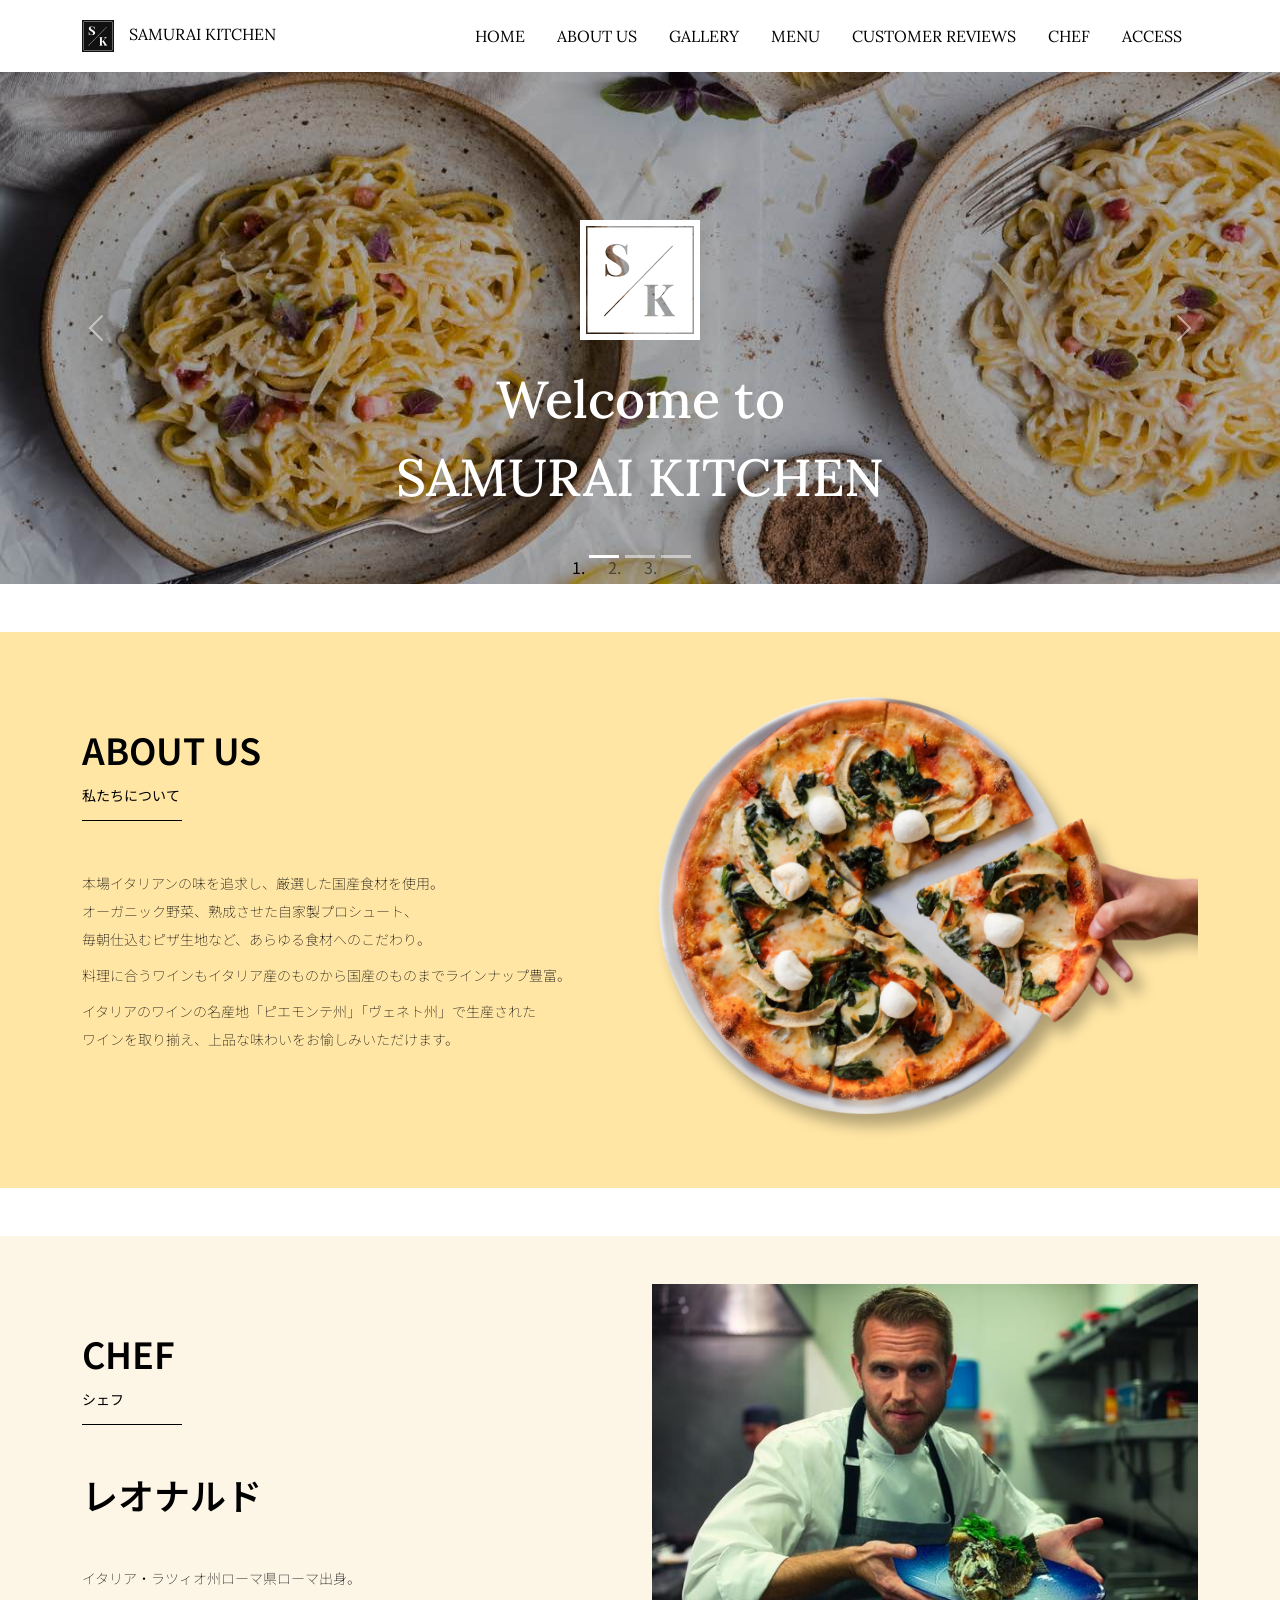
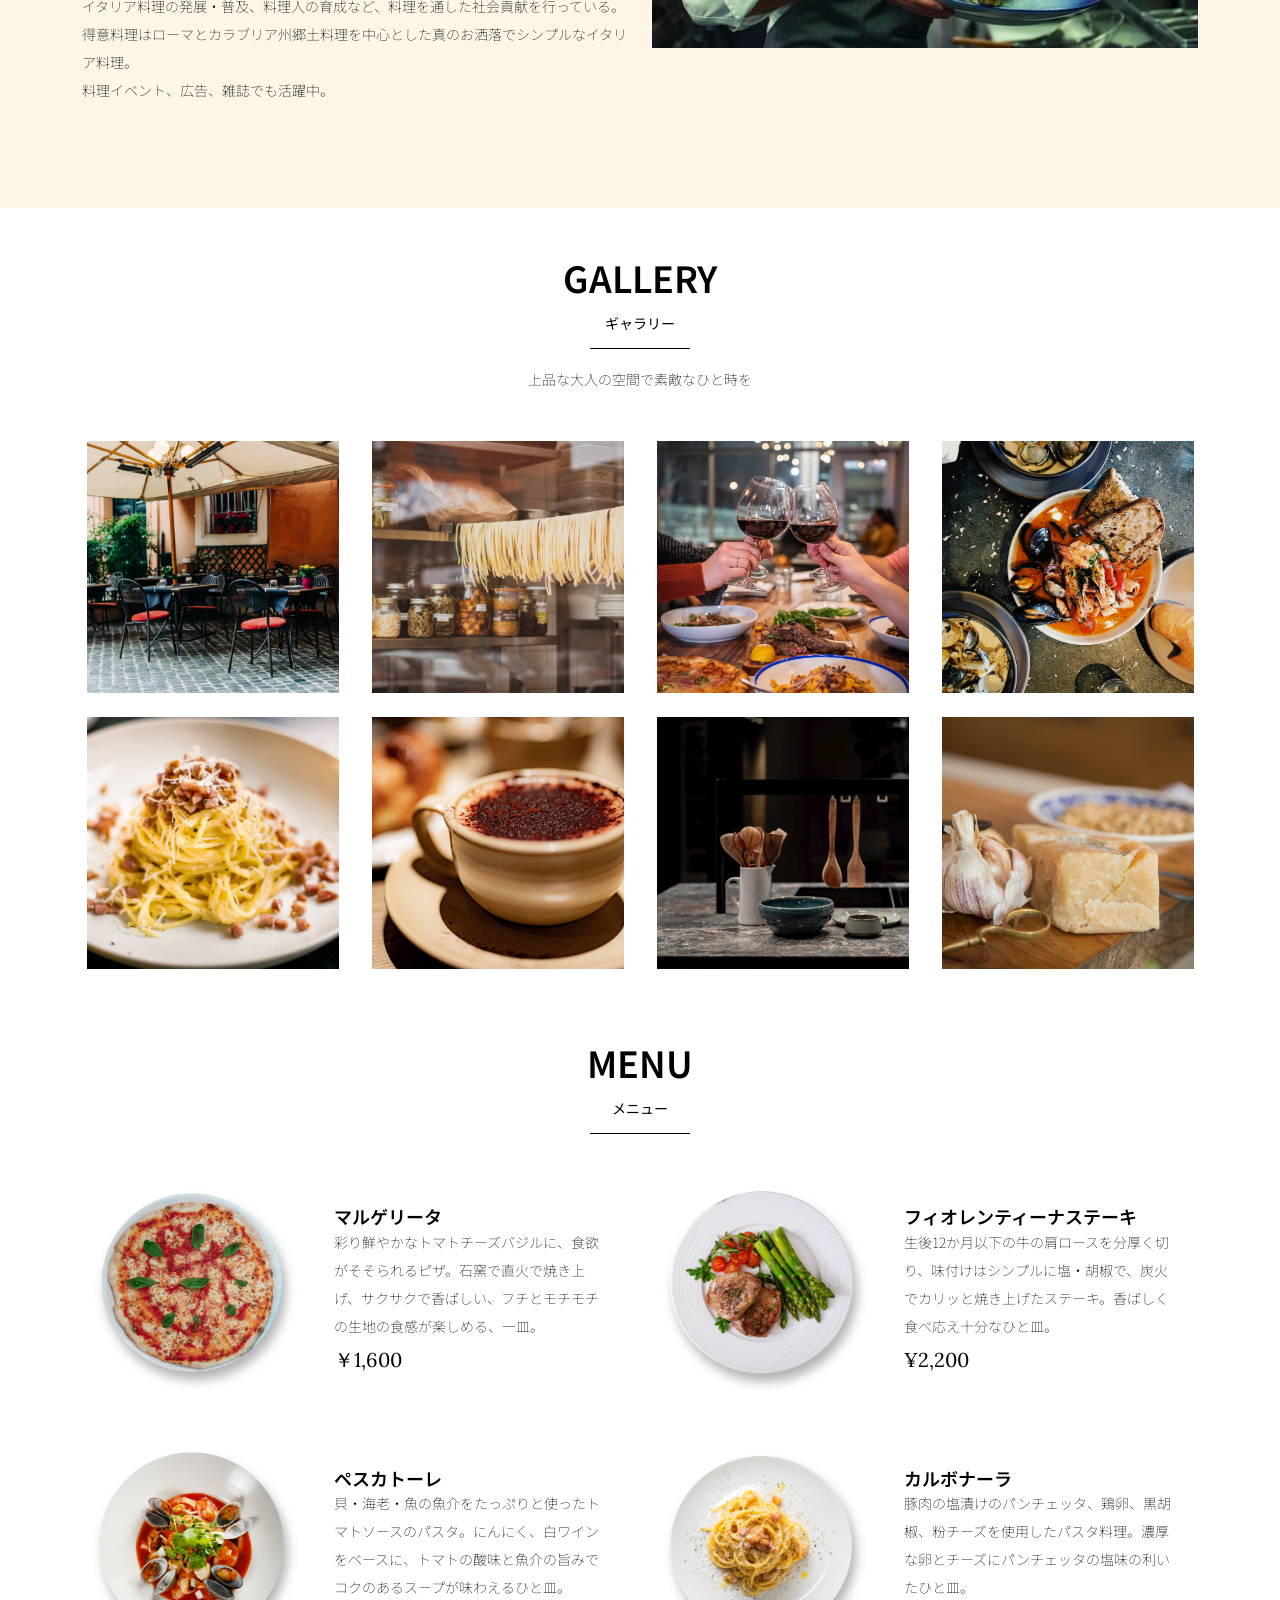
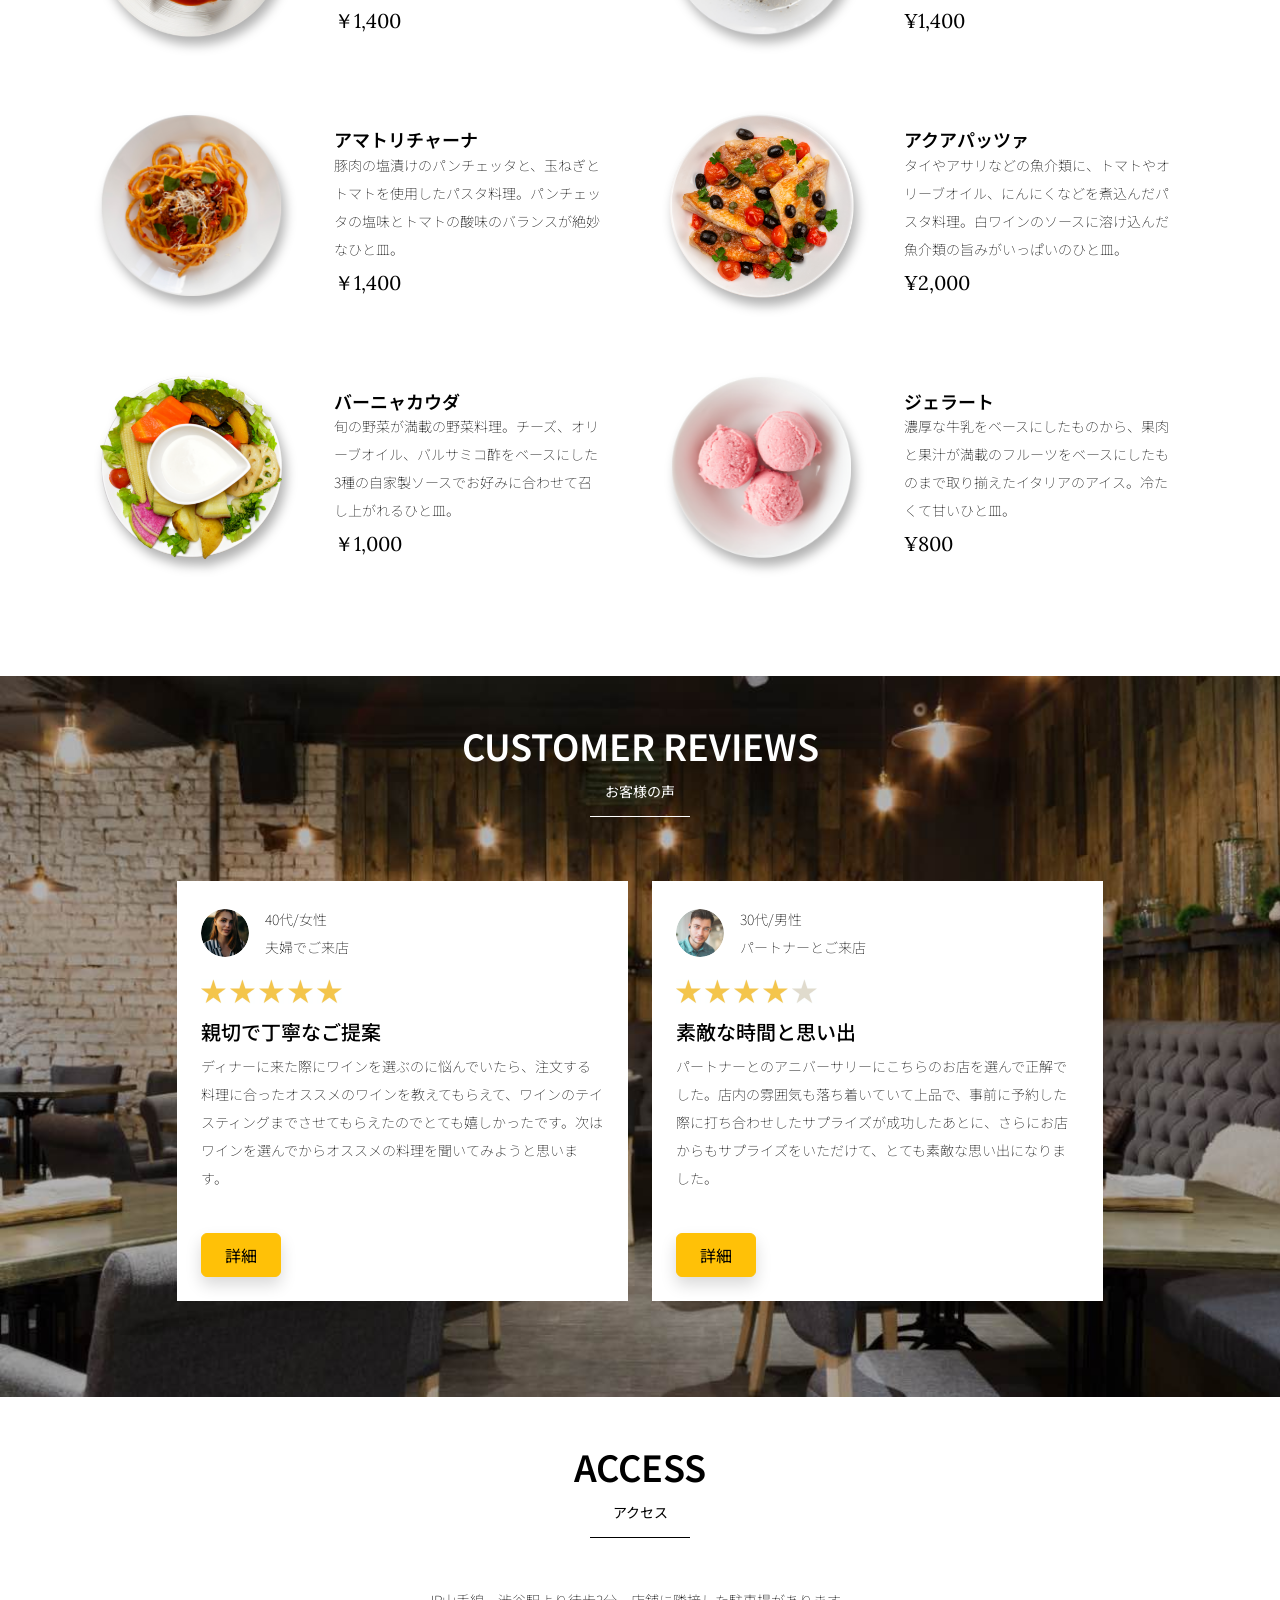
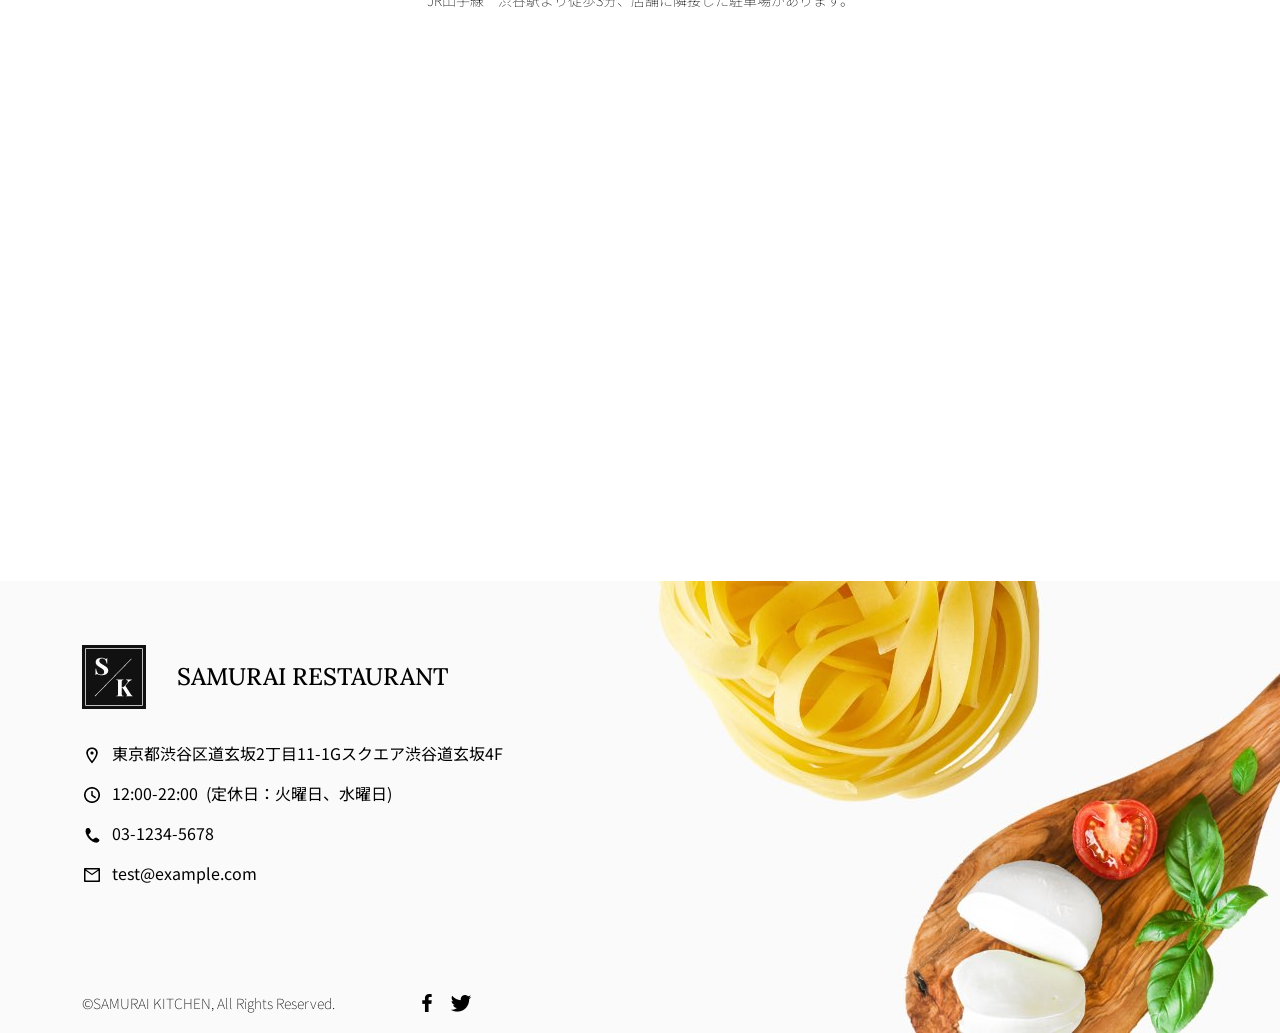
<file: kadai_015/index.html>
<!doctype html>
<html lang="ja">

<head>
  <meta charset="utf-8">

  <!-- マルチデバイス対応 -->
  <meta name="viewport" content="width=device-width, initial-scale=1">

  <meta name="description" content="">
  <meta name="author" content="SAMURAI ENGINEER">
  <title>SAMURAI XD_HTML教材</title>

  <!-- 先にBootstrapのCSSを読み込む -->
  <!-- BootstrapのCSSの読み込み -->
  <link href="https://cdn.jsdelivr.net/npm/bootstrap@5.0.0-beta1/dist/css/bootstrap.min.css" rel="stylesheet"
    integrity="sha384-giJF6kkoqNQ00vy+HMDP7azOuL0xtbfIcaT9wjKHr8RbDVddVHyTfAAsrekwKmP1" crossorigin="anonymous">

  <!-- BootstrapのJavaScriptライブラリの読み込み -->
  <script src="https://cdn.jsdelivr.net/npm/bootstrap@5.0.0-beta1/dist/js/bootstrap.bundle.min.js"
    integrity="sha384-ygbV9kiqUc6oa4msXn9868pTtWMgiQaeYH7/t7LECLbyPA2x65Kgf80OJFdroafW" crossorigin="anonymous" defer>
  </script>

  <!-- ************************************************ Google Font読み込み -->
  <link rel="preconnect" href="https://fonts.gstatic.com">
  <link href="https://fonts.googleapis.com/css2?family=Lora&display=swap" rel="stylesheet">
  <link href="https://fonts.googleapis.com/css2?family=Noto+Sans+JP:wght@300&display=swap" rel="stylesheet">
  <!-- ************************************************ Font Awesome -->
  <link rel="stylesheet" href="https://use.fontawesome.com/releases/v5.1.0/css/all.css"
    integrity="sha384-lKuwvrZot6UHsBSfcMvOkWwlCMgc0TaWr+30HWe3a4ltaBwTZhyTEggF5tJv8tbt" crossorigin="anonymous">

    <!-- Bootstrapの読み込みのlinkタグよりも後ろに、style.cssを読み込むlinkタグを記述する -->
    <!-- 今回作成する styles.cssの読み込み -->
  <link href="stylesheet/style.css" rel="stylesheet">
  <!-- ************************************************  -->
</head>

<body>
  <main>
   <!-- ナビゲーションバー開始 -->

   <!-- navbarでナビゲーションバー作成。navbar-expand-lgで画面幅が広いときハンバーガーボタンを非表示。 -->
  <nav class="navbar navbar-expand-lg">

      <!-- navbarのコンテナ -->    
     <div class="container">      
       <!-- navbar-brandはロゴ部分。独自クラスのmy_navbar_brandで細かな調整。 -->
       <!-- navbar-expand-lgはナビゲーションバーをレスポンシブで表示するクラス --> 
       <a class="navbar-brand my_navbar_brand">
         <!-- ロゴのアイコンを配置。navbar_brand_logoは独自クラス。 -->
         <img class="img-fluid navbar_brand_logo" src="img/site_logo.png" alt="サイトアイコン"><span>SAMURAI KITCHEN</span>
       </a>
         
        <!-- navbar-togglerはハンバーガーボタンを表示・非表示にするクラス。 -->
        <!-- data-bs-toggleは要素の表示/非表示を切り替えることができる属性 -->
        <!-- data-bs-targetはdata-bs-toggleとセットで利用する属性,指定したidの要素に対して表示/非表示の切り替える --> 
       <div class="navbar-toggler hamburger_menu" data-bs-toggle="collapse" data-bs-target="#navbarNav"
            aria-controls="navbarNav" aria-expanded="false" aria-label="Toggle navigation">
         <input type="checkbox" id="hamburger_btn_check">
         <label for="hamburger_btn_check" class="hamburger_btn">
           <img class="btn_open" src="img/button_open.png" alt="ナビゲーションバーのボタン">
           <img class="btn_close" src="img/button_close.png" alt="ナビゲーションバーのボタン">
         </label>
       </div>

       <!-- justify-content-end このクラスを適用すると、その要素内のテキストや画像を右寄せに並べて表示　-->
       <div class="collapse navbar-collapse justify-content-end" id="navbarNav">
         <!-- navbar-nav　Bootstrapでナビゲーションを作るときに利用するクラス -->
         <ul class="navbar-nav">
           <li class="nav-item px-2">
             <a class="nav-link my_nav_link my-2" aria-current="page" href="#">HOME</a>
           </li>

           <li class="nav-item px-2">
             <a class="nav-link my_nav_link my-2" href="#about">ABOUT US</a>
           </li>

           <li class="nav-item px-2">
             <a class="nav-link my_nav_link my-2" href="#gallery">GALLERY</a>
           </li>

           <li class="nav-item px-2">
             <a class="nav-link my_nav_link my-2" href="#menu">MENU</a>
           </li>

           <li class="nav-item px-2">
             <a class="nav-link my_nav_link my-2" href="#review">CUSTOMER REVIEWS</a>
           </li>

           <li class="nav-item px-2">
             <a class="nav-link my_nav_link my-2" href="#chef">CHEF</a>
           </li>

           <li class="nav-item px-2">
             <a class="nav-link my_nav_link my-2" href="#access">ACCESS</a>
           </li>
             
         </ul>
       </div>
     </div>
   </nav>

    <!-- ナビゲーションバー終了 -->

    <!-- カルーセル開始 -->

    <!-- カルーセル部分 -->
   <!-- idのmyCarouselはインジケーター部分のdata-bs-targetと紐付く必要がある。mb-5で下方向に余白追加。 -->
   <div id="myCarousel" class="carousel slide mb-5" data-bs-ride="carousel">

     <!-- インジケーター部分 -->
     <ol class="carousel-indicators">
       <!-- この箇所と前述のidは紐付いている。data-bs-slide-toの番号がカルーセルの順番。 -->
       <li data-bs-target="#myCarousel" data-bs-slide-to="0" class="active"></li>
       <li data-bs-target="#myCarousel" data-bs-slide-to="1"></li>
       <li data-bs-target="#myCarousel" data-bs-slide-to="2"></li>
     </ol>

     <!-- carousel-inner：カルーセルのキャプションと背景画像の部分。現在は1枚目だけ表示。 -->
     <div class="carousel-inner">
       <!-- カルーセル1枚目 -->
       <div class="carousel-item active">
         <img src="img/slider-1.jpg" alt="SAMURAI KITCHEN-1">
     
           <div class="carousel-caption">

            <!-- 独自クラスで位置とフォントを変更 -->
            <h1 class="my_carousel_caption">
             Welcome to<br>
             SAMURAI KITCHEN
           </h1>
         </div>
       </div>

       <!-- カルーセル2枚目 -->
       <div class="carousel-item">
         <img src="img/slider-2.jpg" alt="サンプル画像">
         <div class="carousel-caption">
           <h1 class="my_carousel_caption">
               The fabulous combination of&nbsp;wine&nbsp;and&nbsp;food
           </h1>
         </div>
       </div>
         <!-- カルーセル３枚目 -->
       <div class="carousel-item">
         <img src="img/slider-3.jpg" alt="サンプル画像">
         <div class="carousel-caption">
           <h1 class="my_carousel_caption">Get the Italian taste<br>
             at the SAMURAI&nbsp;KITCHEN
           </h1>
         </div>
       </div>
     </div>

     <!-- コントロールボタン 左側 -->
     <a class="carousel-control-prev" href="#myCarousel" role="button" data-bs-slide="prev">
       <span class="carousel-control-prev-icon" aria-hidden="true"></span>
       <span class="visually-hidden">Previous</span>
     </a>

     <!-- コントロールボタン 右側 -->
     <a class="carousel-control-next" href="#myCarousel" role="button" data-bs-slide="next">
       <span class="carousel-control-next-icon" aria-hidden="true"></span>
       <span class="visually-hidden">Next</span>
     </a>
   </div>

    <!-- カルーセル終了 -->

    <!-- アバウトセクション開始 -->
    <section class="about_us_bg" id="about">
      <!--コンテンツの中央揃え。上下方向にパディング（サイズ5）。下方向にマージン（サイズ5）。 -->
     <div class="container py-5 mb-5">

       <!-- rowクラス（行） -->
       <div class="row">

         <!-- 左側カラム（6/12分割） -->
         <div class="col-lg-6 text-left">

           <!-- 上下方向にパディング（サイズ5） -->
           <div class="py-5">

             <!-- 下方向にマージン（サイズ5） -->
             <h2 class="section_title about mb-5">
               ABOUT US
             </h2>
             <!-- 下方向にマージン（サイズ2） -->
             <p class="mb-2">
               本場イタリアンの味を追求し、厳選した国産食材を使用。<br>
               オーガニック野菜、熟成させた自家製プロシュート、<br>
               毎朝仕込むピザ生地など、あらゆる食材へのこだわり。<br>
             </p>

             <!-- 下方向にマージン（サイズ2） -->
             <p class="mb-2">
               料理に合うワインもイタリア産のものから国産のものまでラインナップ豊富。<br>
             </p>

             <!-- 下方向にマージン（サイズ2） -->
             <p class="mb-2">
               イタリアのワインの名産地「ピエモンテ州」「ヴェネト州」で生産された<br>
               ワインを取り揃え、上品な味わいをお愉しみいただけます。<br>
             </p>
           </div>
         </div>

         <!-- 右側カラム（6/12分割） -->
         <div class="col-lg-6">

           <!-- 画像を配置 -->
           <img src="img/img-about-us.png" class="img-fluid" alt="pizza">
         </div>
       </div>
     </div>
    </section>

    <section class="chef_bg" id="chef">
     
     <div class="container py-5 mb-5">

       <!-- rowクラス（行） -->
       <div class="row">

         <!-- 左側カラム（6/12分割） -->
         <div class="col-lg-6 text-left">

           <!-- 上下方向にパディング（サイズ5） -->
           <div class="py-5">

             <!-- 下方向にマージン（サイズ5） -->
             <h2 class="section_title chef mb-5">
               CHEF
             </h2>
             <!-- 下方向にマージン（サイズ2） -->
             <h3 class="section_title mb-5">
               レオナルド                             
             </h3>

             <!-- 下方向にマージン（サイズ2） -->
             <p class="mb-2">
               イタリア・ラツィオ州ローマ県ローマ出身。<br>
               イタリア料理の発展・普及、料理人の育成など、料理を通した社会貢献を行っている。<br>
               得意料理はローマとカラブリア州郷土料理を中心とした真のお洒落でシンプルなイタリア料理。<br>
               料理イベント、広告、雑誌でも活躍中。
             </p>             
           </div>
         </div>

         <!-- 右側カラム（6/12分割） -->
         <div class="col-lg-6">

           <!-- 画像を配置 -->
           <img src="img/chef.jpg" class="img-fluid chef-img" alt="chef">
         </div>
       </div>
     </div>

    </section>
    <!-- ************************************************ アバウトセクション終了 -->

    <!-- ************************************************ ギャラリーセクション開始 -->
    <section id="gallery">

           <div class="container mb-5">
       <h2 class="mb-3 section_title gallery text-center">GALLERY</h2>
       <p class="text-center mb-5">
         上品な大人の空間で素敵なひと時を
       </p>

       <div class="row">
         <div class="col-6 col-lg-3 mb-4 d-flex justify-content-center">
           <img class="img-fluid" src="img/gallery-1.jpg" alt="サンプル画像">
         </div>

         <div class="col-6 col-lg-3 mb-4 d-flex justify-content-center">
           <img class="img-fluid" src="img/gallery-2.jpg" alt="サンプル画像">
         </div>

         <div class="col-6 col-lg-3 mb-4 d-flex justify-content-center">
           <img class="img-fluid" src="img/gallery-3.jpg" alt="サンプル画像">
         </div>

         <div class="col-6 col-lg-3 mb-4 d-flex justify-content-center">
           <img class="img-fluid" src="img/gallery-4.jpg" alt="サンプル画像">
         </div>

         <div class="col-6 col-lg-3 mb-4 d-flex justify-content-center">
           <img class="img-fluid" src="img/gallery-5.jpg" alt="サンプル画像">
         </div>

         <div class="col-6 col-lg-3 mb-4 d-flex justify-content-center">
           <img class="img-fluid" src="img/gallery-6.jpg" alt="サンプル画像">
         </div>

         <div class="col-6 col-lg-3 mb-4 d-flex justify-content-center">
           <img class="img-fluid" src="img/gallery-7.jpg" alt="サンプル画像">
         </div>

         <div class="col-6 col-lg-3 mb-4 d-flex justify-content-center">
           <img class="img-fluid" src="img/gallery-8.jpg" alt="サンプル画像">
         </div>

       </div>
     </div>

    </section>
    <!-- ************************************************ ギャラリーセクション終了 -->

    <!-- ************************************************ メニューセクション -->
    <section id="menu">

           <!-- タイトル文字部分のコンテナ -->
     <div class="container">
       <div class="row">
         <div class="col-lg-12">

           <!-- タイトル文字 -->
           <!-- タイトル中央揃え、マージンを下方向へ5　-->
           <h2 class="section_title menu text-center mb-5">MENU</h2>
         </div>
       </div>
     </div>

     <!-- メニュー部分のコンテナ -->

     <!-- 下方向にマージン5 -->
     <div class="container mb-5">
       <div class="row">

         <!-- 左側メニュー -->
         <div class="col-12 col-lg-6">

           <!-- さらに子要素を5:7で分割 -->
           <!-- カラム間のパディングをなくす。下方向にマージン4 -->
           <div class="row g-0 mb-4">

             <!-- 画像中央揃え -->
             <div class="col-12 col-lg-5 text-center">

               <!-- 左側メニュー画像部分 -->
               <!-- 画像がカラムをはみ出ないようにする -->
               <img src="img/margherita.png" class="img-fluid" alt="マルゲリータ">
             </div>

             <!-- 右側テキスト部分 -->

             <!-- 全体的にパディング4 -->
             <div class="col-12 col-lg-7 p-4">
               <!-- 下方向のマージン0 文字を小さくするmenu_title独自クラスを追加 -->
               <h4 class="mb-0 menu_title">マルゲリータ</h4>
               <!-- 縦方向の中央揃え -->
               <p class="my-auto">彩り鮮やかなトマトチーズバジルに、食欲がそそられるピザ。石窯で直火で焼き上げ、サクサクで香ばしい、フチとモチモチの生地の食感が楽しめる、一皿。</p>
               <!-- フォントを変更する独自クラスを追加 -->
               <p class="menu_price">￥1,600</p>
             </div>
           </div>
         </div>

         <!-- 右側部分メニュー。上記と同じ内容なのでコメント省略 -->
         <div class="col-12 col-lg-6">
           <div class="row g-0 mb-4">
             <div class="col-12 col-lg-5 text-center">
               <img src="img/steak.png" class="img-fluid" alt="フィオレンティーナステーキ">
             </div>
             <div class="col-12 col-lg-7 p-4">
               <h4 class="mb-0 menu_title">フィオレンティーナステーキ</h4>
               <p class="my-auto">生後12か月以下の牛の肩ロースを分厚く切り、味付けはシンプルに塩・胡椒で、炭火でカリッと焼き上げたステーキ。香ばしく食べ応え十分なひと皿。</p>
               <p class="menu_price">¥2,200</p>
             </div>
           </div>
         </div>

         <div class="col-12 col-lg-6">
           <div class="row g-0 mb-4">
             <div class="col-12 col-lg-5 text-center">
               <img src="img/pescatore.png" class="img-fluid" alt="ペスカトーレ">
             </div>
             <div class="col-12 col-lg-7 p-4">
               <h4 class="mb-0 menu_title">ペスカトーレ</h4>
               <p class="my-auto">貝・海老・魚の魚介をたっぷりと使ったトマトソースのパスタ。にんにく、白ワインをベースに、トマトの酸味と魚介の旨みでコクのあるスープが味わえるひと皿。</p>
               <p class="menu_price">￥1,400</p>
             </div>
           </div>
         </div>  
         
         <div class="col-12 col-lg-6">
           <div class="row g-0 mb-4">
             <div class="col-12 col-lg-5 text-center">
               <img src="img/carbonara.png" class="img-fluid" alt="カルボナーラ">
             </div>
             <div class="col-12 col-lg-7 p-4">
               <h4 class="mb-0 menu_title">カルボナーラ</h4>
               <p class="my-auto">豚肉の塩漬けのパンチェッタ、鶏卵、黒胡椒、粉チーズを使用したパスタ料理。濃厚な卵とチーズにパンチェッタの塩味の利いたひと皿。</p>
               <p class="menu_price">¥1,400</p>
             </div>
           </div>
         </div>

         <div class="col-12 col-lg-6">
           <div class="row g-0 mb-4">
             <div class="col-12 col-lg-5 text-center">
               <img src="img/amatriciana.png" class="img-fluid" alt="アマトリチャーナ">
             </div>
             <div class="col-12 col-lg-7 p-4">
               <h4 class="mb-0 menu_title">アマトリチャーナ</h4>
               <p class="my-auto">豚肉の塩漬けのパンチェッタと、玉ねぎとトマトを使用したパスタ料理。パンチェッタの塩味とトマトの酸味のバランスが絶妙なひと皿。</p>
               <p class="menu_price">￥1,400</p>
             </div>
           </div>
         </div>  
         
         <div class="col-12 col-lg-6">
           <div class="row g-0 mb-4">
             <div class="col-12 col-lg-5 text-center">
               <img src="img/acqua-pazza.png" class="img-fluid" alt="アクアパッツァ">
             </div>
             <div class="col-12 col-lg-7 p-4">
               <h4 class="mb-0 menu_title">アクアパッツァ</h4>
               <p class="my-auto">タイやアサリなどの魚介類に、トマトやオリーブオイル、にんにくなどを煮込んだパスタ料理。白ワインのソースに溶け込んだ魚介類の旨みがいっぱいのひと皿。</p>
               <p class="menu_price">¥2,000</p>
             </div>
           </div>
         </div>         
         
         <div class="col-12 col-lg-6">
           <div class="row g-0 mb-4">
             <div class="col-12 col-lg-5 text-center">
               <img src="img/bagna-cauda.png" class="img-fluid" alt="バーニャカウダ">
             </div>
             <div class="col-12 col-lg-7 p-4">
               <h4 class="mb-0 menu_title">バーニャカウダ</h4>
               <p class="my-auto">旬の野菜が満載の野菜料理。チーズ、オリーブオイル、バルサミコ酢をベースにした3種の自家製ソースでお好みに合わせて召し上がれるひと皿。</p>
               <p class="menu_price">￥1,000</p>
             </div>
           </div>
         </div>  
         
         <div class="col-12 col-lg-6">
           <div class="row g-0 mb-4">
             <div class="col-12 col-lg-5 text-center">
               <img src="img/gelato.png" class="img-fluid" alt="ジェラート">
             </div>
             <div class="col-12 col-lg-7 p-4">
               <h4 class="mb-0 menu_title">ジェラート</h4>
               <p class="my-auto">濃厚な牛乳をベースにしたものから、果肉と果汁が満載のフルーツをベースにしたものまで取り揃えたイタリアのアイス。冷たくて甘いひと皿。</p>
               <p class="menu_price">¥800</p>
             </div>
           </div>
         </div>         
         <!-- 以降、メニューの数だけ同じコード繰り返し記載 -->

         <!-- 以下の閉じタグ3つは必要 -->
       </div>
     </div>

    </section>
    <!-- ************************************************ メニューセクション終了 -->

    <!-- ************************************************ レビューセクション開始 -->
    <section id="review">

     <!-- review_wrapper で背景画像を設定します -->
     <div class="review_wrapper">

       <!-- container部分 -->
       <div class="container py-5 mb-5">

         <!-- 中央揃えでタイトルを表示 -->
         <div class="text-center mb-5">
           <h2 class="section_title review text-center text-white">CUSTOMER REVIEWS</h2>
         </div>

         <!-- row部分：左右のカラムを中央揃え -->
         <div class="row pb-5 justify-content-center">

           <!-- 左側カラム -->
           <div class="col-12 col-lg-5 mt-3">

             <!-- 背景を白色に設定 -->
             <!-- h_420 クラスで白枠の高さを修正します -->
             <div class="bg-white h_420">

               <!-- 内側にパディング4 -->
               <div class="p-4">

                 <!-- 顔写真と年齢などのテキストはd-flexで横並びにする　中央揃え -->
                 <div class="d-flex align-items-center">
                   <!-- お客様の画像を配置 -->
                   <!-- reviewer_img クラスで画像サイズを変更します -->
                   <img src="img/customer-woman.png" class="reviewer_img" alt="サンプル画像">
                   <div>
                     <!-- お客様情報のテキスト -->
                     <p class="my-0">40代/女性</p>
                     <p class="my-0">夫婦でご来店</p>
                   </div>
                 </div>

                 <div class="my-3">
                   <!-- 星の画像を表示 -->
                   <!-- star_img クラスで画像サイズを変更 -->
                   <img src="img/star-point.png" class="star_img" alt="star">
                   <img src="img/star-point.png" class="star_img" alt="star">
                   <img src="img/star-point.png" class="star_img" alt="star">
                   <img src="img/star-point.png" class="star_img" alt="star">
                   <img src="img/star-point.png" class="star_img" alt="star">
                 </div>

                 <!-- レビュータイトル -->
                 <h5>親切で丁寧なご提案</h5>
                 <!-- レビュー内容 -->
                 <p>
                   ディナーに来た際にワインを選ぶのに悩んでいたら、注文する料理に合ったオススメのワインを教えてもらえて、ワインのテイスティングまでさせてもらえたのでとても嬉しかったです。次はワインを選んでからオススメの料理を聞いてみようと思います。
                 </p>

                 <!-- 黄色のボタンを配置 -->
                 <button type="button" class="btn btn-warning shadow fix_bottom">詳細</button>
               </div>
             </div>
           </div>

           <!-- 右側カラム：左側カラムと内容が同じなので説明は省略 -->
           <div class="col-12 col-lg-5 mt-3">
             <div class="bg-white h_420">
               <div class="p-4">
                 <div class="d-flex align-items-center">
                   <img src="img/customer-man.png" class="reviewer_img" alt="サンプル画像">
                   <div>
                     <p class="my-0">30代/男性</p>
                     <p class="my-0">パートナーとご来店</p>
                   </div>
                 </div>
                 <div class="my-3">
                   <img src="img/star-point.png" class="star_img" alt="star">
                   <img src="img/star-point.png" class="star_img" alt="star">
                   <img src="img/star-point.png" class="star_img" alt="star">
                   <img src="img/star-point.png" class="star_img" alt="star">
                   <img src="img/star-no-point.png" class="star_img" alt="no-star">
                 </div>
                 <h5>素敵な時間と思い出</h5>
                 <p>
                   パートナーとのアニバーサリーにこちらのお店を選んで正解でした。店内の雰囲気も落ち着いていて上品で、事前に予約した際に打ち合わせしたサプライズが成功したあとに、さらにお店からもサプライズをいただけて、とても素敵な思い出になりました。
                 </p>
                 <button type="button" class="btn btn-warning shadow fix_bottom">詳細</button>
               </div>
             </div>
           </div>
         </div>
       </div>
     </div>

    </section>
    <!-- ************************************************ レビューセクション終了 -->

    <!-- ************************************************ アクセスセクション開始 -->
    <section id="access">
    
     <div class="container">

       <div class="row">
         <div class="col-lg-12 text-center mb-5">
           <h2 class="section_title text-center access mb-5">ACCESS</h2>
           <p>JR山手線　渋谷駅より徒歩3分、店舗に隣接した駐車場があります。</p>
         </div>
       </div>
     </div>

     <div class="container mb-5 px-2">
       <!-- この部分にマップを配置 -->
       <iframe 
       src="https://www.google.com/maps/embed?pb=!1m18!1m12!1m3!1d3241.2806732290146!2d139.7494883!3d35.6700904!2m3!1f0!2f0!3f0!3m2!1i1024!2i768!4f13.1!3m3!1m2!1s0x60188b602972bb83%3A0xa6b553df33a5bd04!2zU0FNVVJBSSBFTkdJTkVFUiDkvo3jgqjjg7Pjgrjjg4vjgqI!5e0!3m2!1sja!2sjp!4v1777172385368!5m2!1sja!2sjp" 
       class="w-100" style="height: 50vh;" loading="lazy"></iframe>
        <!-- 横幅100% 高さ50vh -->
     </div>      

    </section>
    <!-- ************************************************ アクセスセクション終了 -->


    <!-- ************************************************ フッター開始 -->
    <footer id="footer">

     <div class="container">
       <div class="row">

         <!-- 2カラムに分けたレイアウトの左側カラム -->
         <!-- 親要素にposition-relativeを設定 -->
         <div class="col-12 col-lg-6 position-relative">

           <!-- 左側カラムのレイアウトをさらに分けるためにrowを使用 -->
           <div class="row pt-5">

             <!-- 画面をさらに2:10に分割 -->
             <!-- ここは2:10の2の部分 -->
             <div class="col-lg-2 text-center my-3">

               <!-- サイトロゴ -->
               <!-- footer_brand_logoの独自クラスを追加 --> 
               <img class="img-fluid footer_brand_logo" src="img/site_logo.png" alt="サンプル画像">
             </div>

             <!-- ここは2:10の10の部分 -->
             <div class="col-lg-10 align-self-center my-3">
               <!-- タイトル文字 -->
               <!-- footer_textの独自クラスを追加してフォント等を変更 --> 
               <h2 class="m-0 footer_text">SAMURAI RESTAURANT</h2>
             </div>
           </div>

           <!-- 営業時間などのテキストを追加 -->
           <!-- 独自クラスrestaurant_infoを追加 --> 
           <div class="restaurant_info py-3">

             <!-- 住所部分 -->
             <div class="d-flex mb-3">
               <img src="img/icon-Marker.png" alt="marker">
               <p class="p-0 m-0">東京都渋谷区道玄坂2丁目11-1Gスクエア渋谷道玄坂4F</p>
             </div>

             <!-- 営業時間部分 -->
             <div class="d-flex mb-3">
               <img src="img/icon-Clock.png" alt="clock">
               <p class="p-0 m-0">12:00-22:00&nbsp;&nbsp;(定休日：火曜日、水曜日)</p>
             </div>

             <!-- 電話番号部分 -->
             <div class="d-flex mb-3">
               <img src="img/icon-Phone.png" alt="phone">
               <p class="p-0 m-0">03-1234-5678</p>
             </div>

             <!-- E-mail部分 -->
             <div class="d-flex mb-3">
               <img src="img/icon-Mail.png" alt="mail">
               <p class="p-0 m-0">test@example.com</p>
             </div>
           </div>

           <!-- コピーライトを追加 -->
           <!-- copy_rightクラスでabsoluteを設定。align-items-centerで上下中央揃え。 --> 
           <div class="copy_right align-items-center">
             <p>
               ©SAMURAI KITCHEN, All Rights Reserved.
             </p>

             <!-- SNSアイコンを表示 -->
             <!-- SNSアイコンに独自クラスsns_imgを追加 --> 
             <img src="img/icon-facebook.png" class="sns_img" alt="facebook">
             <img src="img/icon-twitter.png" class="sns_img" alt="twitter">
           </div>
         </div>

         <!-- 2カラムに分けたレイアウトの右側カラム -->
         <div class="col-lg-6 d-none d-lg-block">
           <!-- 背景画像を表示 -->
           <img src="img/background-footer.jpg" alt="背景画像">
         </div>
       </div>
     </div>

    </footer>
    <!-- ************************************************ フッター終了 -->
  </main>
</body>

</html>
</file>
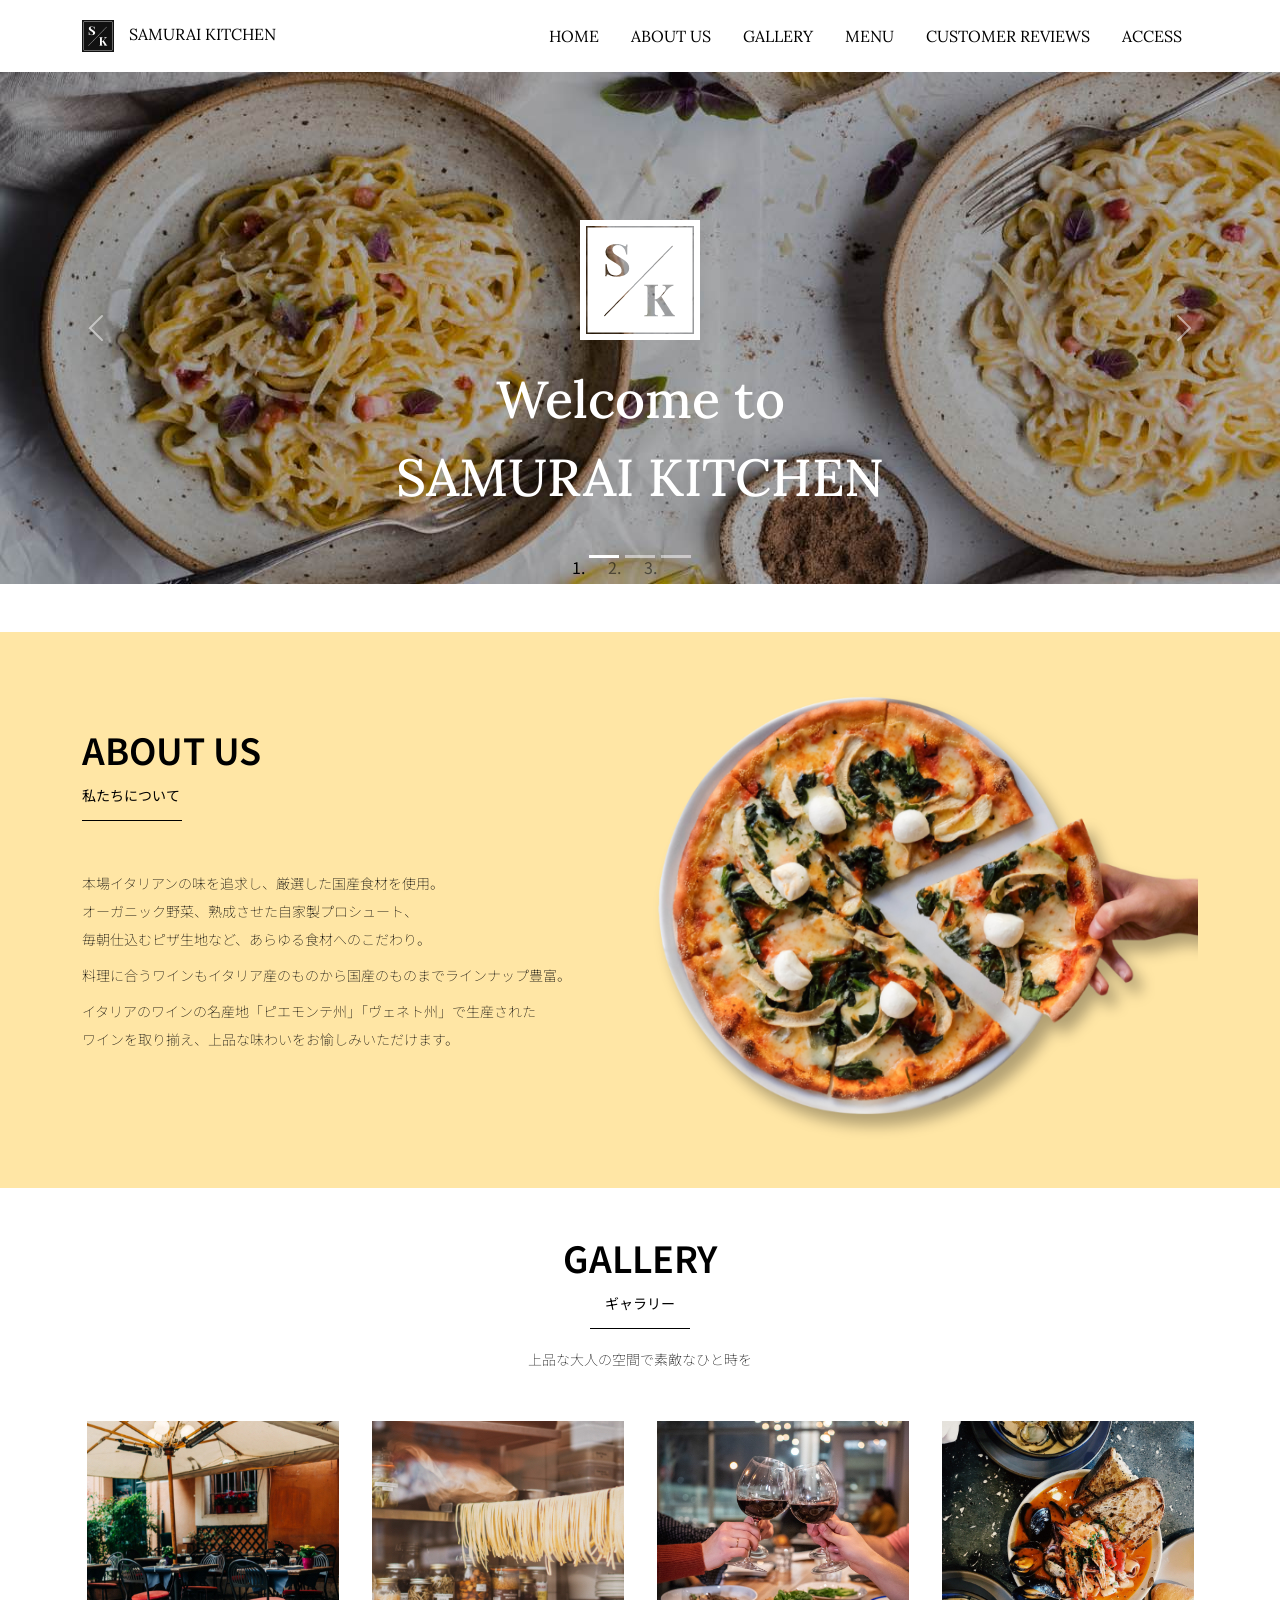
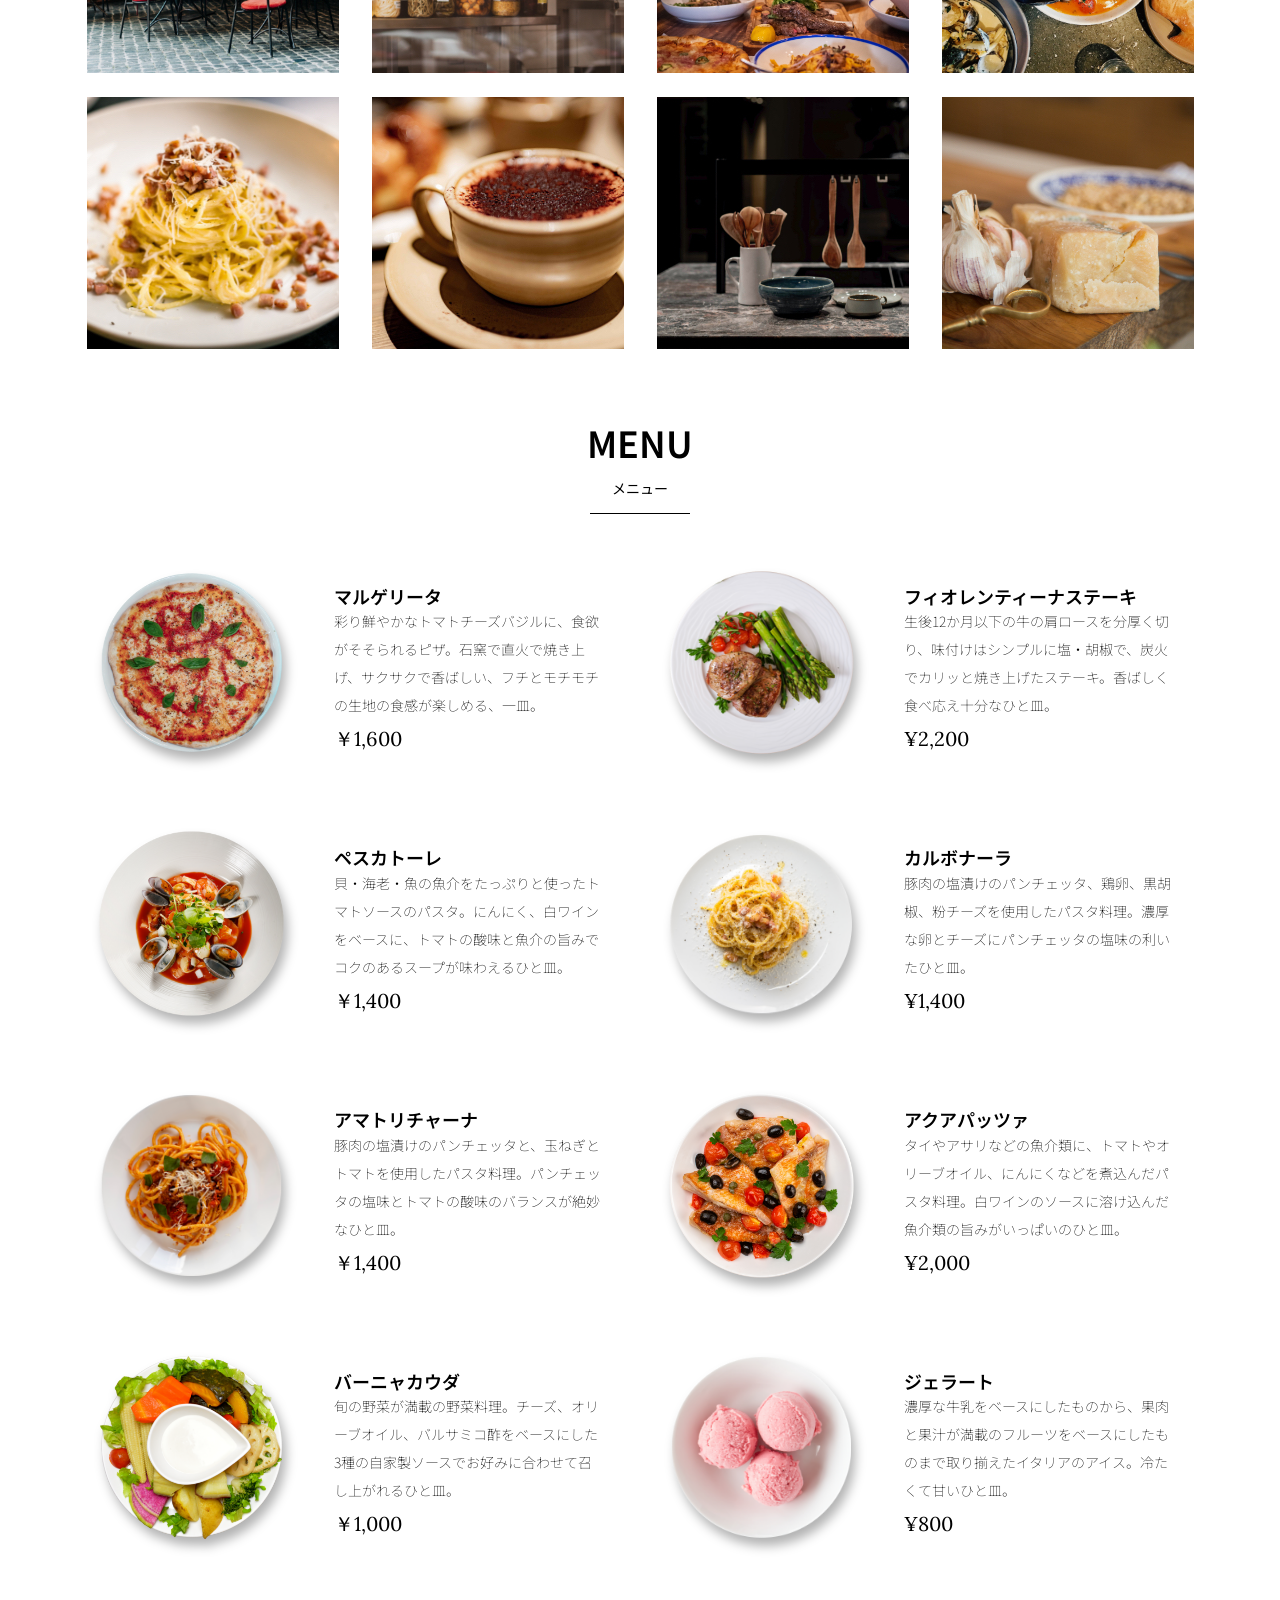
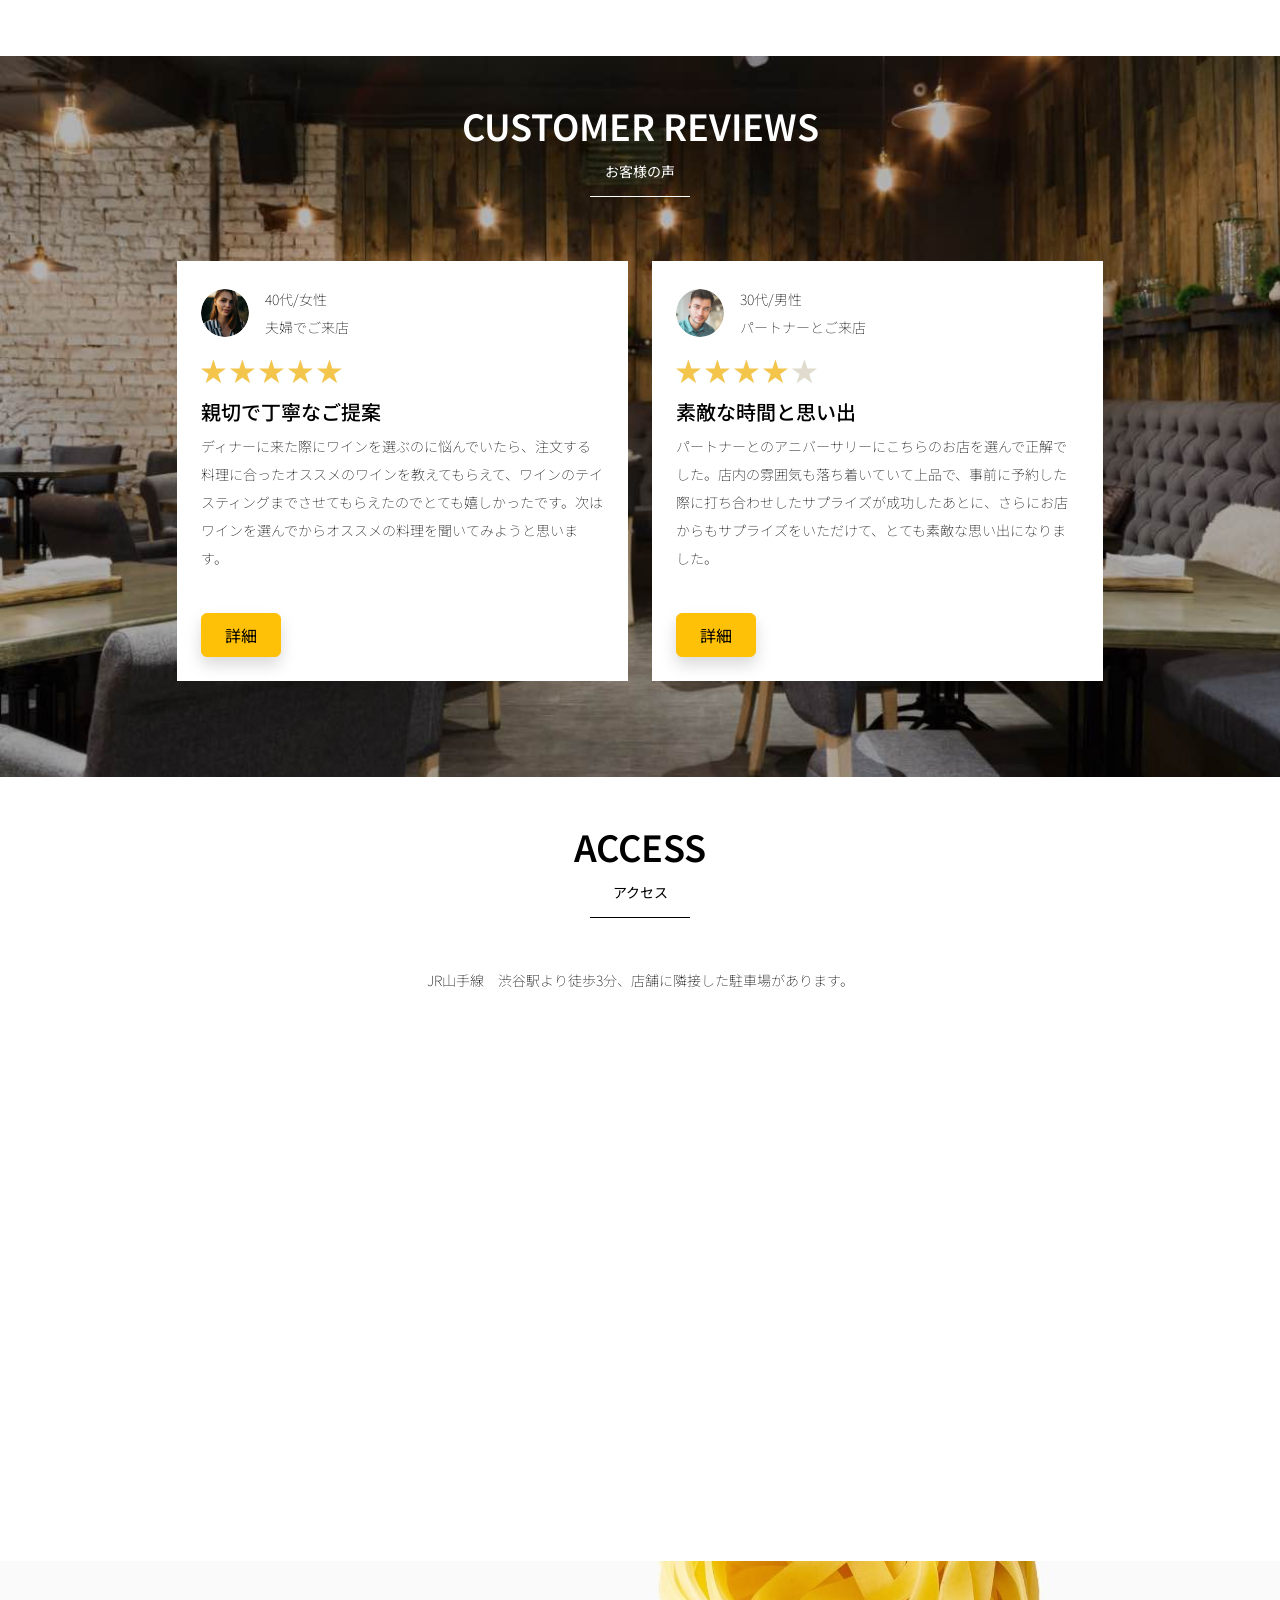
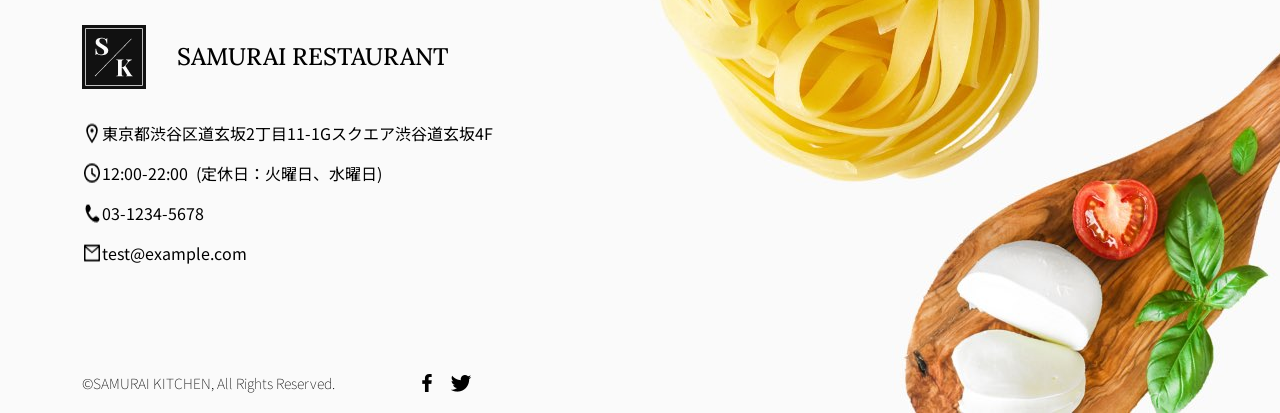
<file: kadai_tutorial_output/code_for_design_comp/index.html>
<!doctype html>
<html lang="ja">

<head>
  <meta charset="utf-8">

  <!-- マルチデバイス対応 -->
  <meta name="viewport" content="width=device-width, initial-scale=1">

  <meta name="description" content="">
  <meta name="author" content="SAMURAI ENGINEER">
  <title>SAMURAI XD_HTML教材</title>

  <!-- 先にBootstrapのCSSを読み込む -->
  <!-- BootstrapのCSSの読み込み -->
  <link href="https://cdn.jsdelivr.net/npm/bootstrap@5.0.0-beta1/dist/css/bootstrap.min.css" rel="stylesheet"
    integrity="sha384-giJF6kkoqNQ00vy+HMDP7azOuL0xtbfIcaT9wjKHr8RbDVddVHyTfAAsrekwKmP1" crossorigin="anonymous">

  <!-- BootstrapのJavaScriptライブラリの読み込み -->
  <script src="https://cdn.jsdelivr.net/npm/bootstrap@5.0.0-beta1/dist/js/bootstrap.bundle.min.js"
    integrity="sha384-ygbV9kiqUc6oa4msXn9868pTtWMgiQaeYH7/t7LECLbyPA2x65Kgf80OJFdroafW" crossorigin="anonymous" defer>
  </script>

  <!-- ************************************************ Google Font読み込み -->
  <link rel="preconnect" href="https://fonts.gstatic.com">
  <link href="https://fonts.googleapis.com/css2?family=Lora&display=swap" rel="stylesheet">
  <link href="https://fonts.googleapis.com/css2?family=Noto+Sans+JP:wght@300&display=swap" rel="stylesheet">
  <!-- ************************************************ Font Awesome -->
  <link rel="stylesheet" href="https://use.fontawesome.com/releases/v5.1.0/css/all.css"
    integrity="sha384-lKuwvrZot6UHsBSfcMvOkWwlCMgc0TaWr+30HWe3a4ltaBwTZhyTEggF5tJv8tbt" crossorigin="anonymous">

    <!-- Bootstrapの読み込みのlinkタグよりも後ろに、style.cssを読み込むlinkタグを記述する -->
    <!-- 今回作成する styles.cssの読み込み -->
  <link href="stylesheet/style.css" rel="stylesheet">
  <!-- ************************************************  -->
</head>

<body>
  <main>
   <!-- ナビゲーションバー開始 -->

   <!-- navbarでナビゲーションバー作成。navbar-expand-lgで画面幅が広いときハンバーガーボタンを非表示。 -->
  <nav class="navbar navbar-expand-lg">

      <!-- navbarのコンテナ -->    
     <div class="container">      
       <!-- navbar-brandはロゴ部分。独自クラスのmy_navbar_brandで細かな調整。 -->
       <!-- navbar-expand-lgはナビゲーションバーをレスポンシブで表示するクラス --> 
       <a class="navbar-brand my_navbar_brand">
         <!-- ロゴのアイコンを配置。navbar_brand_logoは独自クラス。 -->
         <img class="img-fluid navbar_brand_logo" src="img/site_logo.png" alt="サイトアイコン"><span>SAMURAI KITCHEN</span>
       </a>
         
        <!-- navbar-togglerはハンバーガーボタンを表示・非表示にするクラス。 -->
        <!-- data-bs-toggleは要素の表示/非表示を切り替えることができる属性 -->
        <!-- data-bs-targetはdata-bs-toggleとセットで利用する属性,指定したidの要素に対して表示/非表示の切り替える --> 
       <div class="navbar-toggler hamburger_menu" data-bs-toggle="collapse" data-bs-target="#navbarNav"
            aria-controls="navbarNav" aria-expanded="false" aria-label="Toggle navigation">
         <input type="checkbox" id="hamburger_btn_check">
         <label for="hamburger_btn_check" class="hamburger_btn">
           <img class="btn_open" src="img/button_open.png" alt="ナビゲーションバーのボタン">
           <img class="btn_close" src="img/button_close.png" alt="ナビゲーションバーのボタン">
         </label>
       </div>

       <!-- justify-content-end このクラスを適用すると、その要素内のテキストや画像を右寄せに並べて表示　-->
       <div class="collapse navbar-collapse justify-content-end" id="navbarNav">
         <!-- navbar-nav　Bootstrapでナビゲーションを作るときに利用するクラス -->
         <ul class="navbar-nav">
           <li class="nav-item px-2">
             <a class="nav-link my_nav_link my-2" aria-current="page" href="#">HOME</a>
           </li>

           <li class="nav-item px-2">
             <a class="nav-link my_nav_link my-2" href="#about">ABOUT US</a>
           </li>

           <li class="nav-item px-2">
             <a class="nav-link my_nav_link my-2" href="#gallery">GALLERY</a>
           </li>

           <li class="nav-item px-2">
             <a class="nav-link my_nav_link my-2" href="#menu">MENU</a>
           </li>

           <li class="nav-item px-2">
             <a class="nav-link my_nav_link my-2" href="#review">CUSTOMER REVIEWS</a>
           </li>

           <li class="nav-item px-2">
             <a class="nav-link my_nav_link my-2" href="#access">ACCESS</a>
           </li>
             
         </ul>
       </div>
     </div>
   </nav>

    <!-- ナビゲーションバー終了 -->

    <!-- カルーセル開始 -->

    <!-- カルーセル部分 -->
   <!-- idのmyCarouselはインジケーター部分のdata-bs-targetと紐付く必要がある。mb-5で下方向に余白追加。 -->
   <div id="myCarousel" class="carousel slide mb-5" data-bs-ride="carousel">

     <!-- インジケーター部分 -->
     <ol class="carousel-indicators">
       <!-- この箇所と前述のidは紐付いている。data-bs-slide-toの番号がカルーセルの順番。 -->
       <li data-bs-target="#myCarousel" data-bs-slide-to="0" class="active"></li>
       <li data-bs-target="#myCarousel" data-bs-slide-to="1"></li>
       <li data-bs-target="#myCarousel" data-bs-slide-to="2"></li>
     </ol>

     <!-- carousel-inner：カルーセルのキャプションと背景画像の部分。現在は1枚目だけ表示。 -->
     <div class="carousel-inner">
       <!-- カルーセル1枚目 -->
       <div class="carousel-item active">
         <img src="img/slider-1.jpg" alt="SAMURAI KITCHEN-1">
     
           <div class="carousel-caption">

            <!-- 独自クラスで位置とフォントを変更 -->
            <h1 class="my_carousel_caption">
             Welcome to<br>
             SAMURAI KITCHEN
           </h1>
         </div>
       </div>

       <!-- カルーセル2枚目 -->
       <div class="carousel-item">
         <img src="img/slider-2.jpg" alt="サンプル画像">
         <div class="carousel-caption">
           <h1 class="my_carousel_caption">
               The fabulous combination of&nbsp;wine&nbsp;and&nbsp;food
           </h1>
         </div>
       </div>
         <!-- カルーセル３枚目 -->
       <div class="carousel-item">
         <img src="img/slider-3.jpg" alt="サンプル画像">
         <div class="carousel-caption">
           <h1 class="my_carousel_caption">Get the Italian taste<br>
             at the SAMURAI&nbsp;KITCHEN
           </h1>
         </div>
       </div>
     </div>

     <!-- コントロールボタン 左側 -->
     <a class="carousel-control-prev" href="#myCarousel" role="button" data-bs-slide="prev">
       <span class="carousel-control-prev-icon" aria-hidden="true"></span>
       <span class="visually-hidden">Previous</span>
     </a>

     <!-- コントロールボタン 右側 -->
     <a class="carousel-control-next" href="#myCarousel" role="button" data-bs-slide="next">
       <span class="carousel-control-next-icon" aria-hidden="true"></span>
       <span class="visually-hidden">Next</span>
     </a>
   </div>

    <!-- カルーセル終了 -->

    <!-- アバウトセクション開始 -->
    <section class="about_us_bg" id="about">
      <!--コンテンツの中央揃え。上下方向にパディング（サイズ5）。下方向にマージン（サイズ5）。 -->
     <div class="container py-5 mb-5">

       <!-- rowクラス（行） -->
       <div class="row">

         <!-- 左側カラム（6/12分割） -->
         <div class="col-lg-6 text-left">

           <!-- 上下方向にパディング（サイズ5） -->
           <div class="py-5">

             <!-- 下方向にマージン（サイズ5） -->
             <h2 class="section_title about mb-5">
               ABOUT US
             </h2>
             <!-- 下方向にマージン（サイズ2） -->
             <p class="mb-2">
               本場イタリアンの味を追求し、厳選した国産食材を使用。<br>
               オーガニック野菜、熟成させた自家製プロシュート、<br>
               毎朝仕込むピザ生地など、あらゆる食材へのこだわり。<br>
             </p>

             <!-- 下方向にマージン（サイズ2） -->
             <p class="mb-2">
               料理に合うワインもイタリア産のものから国産のものまでラインナップ豊富。<br>
             </p>

             <!-- 下方向にマージン（サイズ2） -->
             <p class="mb-2">
               イタリアのワインの名産地「ピエモンテ州」「ヴェネト州」で生産された<br>
               ワインを取り揃え、上品な味わいをお愉しみいただけます。<br>
             </p>
           </div>
         </div>

         <!-- 右側カラム（6/12分割） -->
         <div class="col-lg-6">

           <!-- 画像を配置 -->
           <img src="img/img-about-us.png" class="img-fluid" alt="pizza">
         </div>
       </div>
     </div>

    </section>
    <!-- ************************************************ アバウトセクション終了 -->

    <!-- ************************************************ ギャラリーセクション開始 -->
    <section id="gallery">

           <div class="container mb-5">
       <h2 class="mb-3 section_title gallery text-center">GALLERY</h2>
       <p class="text-center mb-5">
         上品な大人の空間で素敵なひと時を
       </p>

       <div class="row">
         <div class="col-6 col-lg-3 mb-4 d-flex justify-content-center">
           <img class="img-fluid" src="img/gallery-1.jpg" alt="サンプル画像">
         </div>

         <div class="col-6 col-lg-3 mb-4 d-flex justify-content-center">
           <img class="img-fluid" src="img/gallery-2.jpg" alt="サンプル画像">
         </div>

         <div class="col-6 col-lg-3 mb-4 d-flex justify-content-center">
           <img class="img-fluid" src="img/gallery-3.jpg" alt="サンプル画像">
         </div>

         <div class="col-6 col-lg-3 mb-4 d-flex justify-content-center">
           <img class="img-fluid" src="img/gallery-4.jpg" alt="サンプル画像">
         </div>

         <div class="col-6 col-lg-3 mb-4 d-flex justify-content-center">
           <img class="img-fluid" src="img/gallery-5.jpg" alt="サンプル画像">
         </div>

         <div class="col-6 col-lg-3 mb-4 d-flex justify-content-center">
           <img class="img-fluid" src="img/gallery-6.jpg" alt="サンプル画像">
         </div>

         <div class="col-6 col-lg-3 mb-4 d-flex justify-content-center">
           <img class="img-fluid" src="img/gallery-7.jpg" alt="サンプル画像">
         </div>

         <div class="col-6 col-lg-3 mb-4 d-flex justify-content-center">
           <img class="img-fluid" src="img/gallery-8.jpg" alt="サンプル画像">
         </div>

       </div>
     </div>

    </section>
    <!-- ************************************************ ギャラリーセクション終了 -->

    <!-- ************************************************ メニューセクション -->
    <section id="menu">

           <!-- タイトル文字部分のコンテナ -->
     <div class="container">
       <div class="row">
         <div class="col-lg-12">

           <!-- タイトル文字 -->
           <!-- タイトル中央揃え、マージンを下方向へ5　-->
           <h2 class="section_title menu text-center mb-5">MENU</h2>
         </div>
       </div>
     </div>

     <!-- メニュー部分のコンテナ -->

     <!-- 下方向にマージン5 -->
     <div class="container mb-5">
       <div class="row">

         <!-- 左側メニュー -->
         <div class="col-12 col-lg-6">

           <!-- さらに子要素を5:7で分割 -->
           <!-- カラム間のパディングをなくす。下方向にマージン4 -->
           <div class="row g-0 mb-4">

             <!-- 画像中央揃え -->
             <div class="col-12 col-lg-5 text-center">

               <!-- 左側メニュー画像部分 -->
               <!-- 画像がカラムをはみ出ないようにする -->
               <img src="img/margherita.png" class="img-fluid" alt="マルゲリータ">
             </div>

             <!-- 右側テキスト部分 -->

             <!-- 全体的にパディング4 -->
             <div class="col-12 col-lg-7 p-4">
               <!-- 下方向のマージン0 文字を小さくするmenu_title独自クラスを追加 -->
               <h4 class="mb-0 menu_title">マルゲリータ</h4>
               <!-- 縦方向の中央揃え -->
               <p class="my-auto">彩り鮮やかなトマトチーズバジルに、食欲がそそられるピザ。石窯で直火で焼き上げ、サクサクで香ばしい、フチとモチモチの生地の食感が楽しめる、一皿。</p>
               <!-- フォントを変更する独自クラスを追加 -->
               <p class="menu_price">￥1,600</p>
             </div>
           </div>
         </div>

         <!-- 右側部分メニュー。上記と同じ内容なのでコメント省略 -->
         <div class="col-12 col-lg-6">
           <div class="row g-0 mb-4">
             <div class="col-12 col-lg-5 text-center">
               <img src="img/steak.png" class="img-fluid" alt="フィオレンティーナステーキ">
             </div>
             <div class="col-12 col-lg-7 p-4">
               <h4 class="mb-0 menu_title">フィオレンティーナステーキ</h4>
               <p class="my-auto">生後12か月以下の牛の肩ロースを分厚く切り、味付けはシンプルに塩・胡椒で、炭火でカリッと焼き上げたステーキ。香ばしく食べ応え十分なひと皿。</p>
               <p class="menu_price">¥2,200</p>
             </div>
           </div>
         </div>

         <div class="col-12 col-lg-6">
           <div class="row g-0 mb-4">
             <div class="col-12 col-lg-5 text-center">
               <img src="img/pescatore.png" class="img-fluid" alt="ペスカトーレ">
             </div>
             <div class="col-12 col-lg-7 p-4">
               <h4 class="mb-0 menu_title">ペスカトーレ</h4>
               <p class="my-auto">貝・海老・魚の魚介をたっぷりと使ったトマトソースのパスタ。にんにく、白ワインをベースに、トマトの酸味と魚介の旨みでコクのあるスープが味わえるひと皿。</p>
               <p class="menu_price">￥1,400</p>
             </div>
           </div>
         </div>  
         
         <div class="col-12 col-lg-6">
           <div class="row g-0 mb-4">
             <div class="col-12 col-lg-5 text-center">
               <img src="img/carbonara.png" class="img-fluid" alt="カルボナーラ">
             </div>
             <div class="col-12 col-lg-7 p-4">
               <h4 class="mb-0 menu_title">カルボナーラ</h4>
               <p class="my-auto">豚肉の塩漬けのパンチェッタ、鶏卵、黒胡椒、粉チーズを使用したパスタ料理。濃厚な卵とチーズにパンチェッタの塩味の利いたひと皿。</p>
               <p class="menu_price">¥1,400</p>
             </div>
           </div>
         </div>

         <div class="col-12 col-lg-6">
           <div class="row g-0 mb-4">
             <div class="col-12 col-lg-5 text-center">
               <img src="img/amatriciana.png" class="img-fluid" alt="アマトリチャーナ">
             </div>
             <div class="col-12 col-lg-7 p-4">
               <h4 class="mb-0 menu_title">アマトリチャーナ</h4>
               <p class="my-auto">豚肉の塩漬けのパンチェッタと、玉ねぎとトマトを使用したパスタ料理。パンチェッタの塩味とトマトの酸味のバランスが絶妙なひと皿。</p>
               <p class="menu_price">￥1,400</p>
             </div>
           </div>
         </div>  
         
         <div class="col-12 col-lg-6">
           <div class="row g-0 mb-4">
             <div class="col-12 col-lg-5 text-center">
               <img src="img/acqua-pazza.png" class="img-fluid" alt="アクアパッツァ">
             </div>
             <div class="col-12 col-lg-7 p-4">
               <h4 class="mb-0 menu_title">アクアパッツァ</h4>
               <p class="my-auto">タイやアサリなどの魚介類に、トマトやオリーブオイル、にんにくなどを煮込んだパスタ料理。白ワインのソースに溶け込んだ魚介類の旨みがいっぱいのひと皿。</p>
               <p class="menu_price">¥2,000</p>
             </div>
           </div>
         </div>         
         
         <div class="col-12 col-lg-6">
           <div class="row g-0 mb-4">
             <div class="col-12 col-lg-5 text-center">
               <img src="img/bagna-cauda.png" class="img-fluid" alt="バーニャカウダ">
             </div>
             <div class="col-12 col-lg-7 p-4">
               <h4 class="mb-0 menu_title">バーニャカウダ</h4>
               <p class="my-auto">旬の野菜が満載の野菜料理。チーズ、オリーブオイル、バルサミコ酢をベースにした3種の自家製ソースでお好みに合わせて召し上がれるひと皿。</p>
               <p class="menu_price">￥1,000</p>
             </div>
           </div>
         </div>  
         
         <div class="col-12 col-lg-6">
           <div class="row g-0 mb-4">
             <div class="col-12 col-lg-5 text-center">
               <img src="img/gelato.png" class="img-fluid" alt="ジェラート">
             </div>
             <div class="col-12 col-lg-7 p-4">
               <h4 class="mb-0 menu_title">ジェラート</h4>
               <p class="my-auto">濃厚な牛乳をベースにしたものから、果肉と果汁が満載のフルーツをベースにしたものまで取り揃えたイタリアのアイス。冷たくて甘いひと皿。</p>
               <p class="menu_price">¥800</p>
             </div>
           </div>
         </div>         
         <!-- 以降、メニューの数だけ同じコード繰り返し記載 -->

         <!-- 以下の閉じタグ3つは必要 -->
       </div>
     </div>

    </section>
    <!-- ************************************************ メニューセクション終了 -->

    <!-- ************************************************ レビューセクション開始 -->
    <section id="review">

     <!-- review_wrapper で背景画像を設定します -->
     <div class="review_wrapper">

       <!-- container部分 -->
       <div class="container py-5 mb-5">

         <!-- 中央揃えでタイトルを表示 -->
         <div class="text-center mb-5">
           <h2 class="section_title review text-center text-white">CUSTOMER REVIEWS</h2>
         </div>

         <!-- row部分：左右のカラムを中央揃え -->
         <div class="row pb-5 justify-content-center">

           <!-- 左側カラム -->
           <div class="col-12 col-lg-5 mt-3">

             <!-- 背景を白色に設定 -->
             <!-- h_420 クラスで白枠の高さを修正します -->
             <div class="bg-white h_420">

               <!-- 内側にパディング4 -->
               <div class="p-4">

                 <!-- 顔写真と年齢などのテキストはd-flexで横並びにする　中央揃え -->
                 <div class="d-flex align-items-center">
                   <!-- お客様の画像を配置 -->
                   <!-- reviewer_img クラスで画像サイズを変更します -->
                   <img src="img/customer-woman.png" class="reviewer_img" alt="サンプル画像">
                   <div>
                     <!-- お客様情報のテキスト -->
                     <p class="my-0">40代/女性</p>
                     <p class="my-0">夫婦でご来店</p>
                   </div>
                 </div>

                 <div class="my-3">
                   <!-- 星の画像を表示 -->
                   <!-- star_img クラスで画像サイズを変更 -->
                   <img src="img/star-point.png" class="star_img" alt="star">
                   <img src="img/star-point.png" class="star_img" alt="star">
                   <img src="img/star-point.png" class="star_img" alt="star">
                   <img src="img/star-point.png" class="star_img" alt="star">
                   <img src="img/star-point.png" class="star_img" alt="star">
                 </div>

                 <!-- レビュータイトル -->
                 <h5>親切で丁寧なご提案</h5>
                 <!-- レビュー内容 -->
                 <p>
                   ディナーに来た際にワインを選ぶのに悩んでいたら、注文する料理に合ったオススメのワインを教えてもらえて、ワインのテイスティングまでさせてもらえたのでとても嬉しかったです。次はワインを選んでからオススメの料理を聞いてみようと思います。
                 </p>

                 <!-- 黄色のボタンを配置 -->
                 <button type="button" class="btn btn-warning shadow fix_bottom">詳細</button>
               </div>
             </div>
           </div>

           <!-- 右側カラム：左側カラムと内容が同じなので説明は省略 -->
           <div class="col-12 col-lg-5 mt-3">
             <div class="bg-white h_420">
               <div class="p-4">
                 <div class="d-flex align-items-center">
                   <img src="img/customer-man.png" class="reviewer_img" alt="サンプル画像">
                   <div>
                     <p class="my-0">30代/男性</p>
                     <p class="my-0">パートナーとご来店</p>
                   </div>
                 </div>
                 <div class="my-3">
                   <img src="img/star-point.png" class="star_img" alt="star">
                   <img src="img/star-point.png" class="star_img" alt="star">
                   <img src="img/star-point.png" class="star_img" alt="star">
                   <img src="img/star-point.png" class="star_img" alt="star">
                   <img src="img/star-no-point.png" class="star_img" alt="no-star">
                 </div>
                 <h5>素敵な時間と思い出</h5>
                 <p>
                   パートナーとのアニバーサリーにこちらのお店を選んで正解でした。店内の雰囲気も落ち着いていて上品で、事前に予約した際に打ち合わせしたサプライズが成功したあとに、さらにお店からもサプライズをいただけて、とても素敵な思い出になりました。
                 </p>
                 <button type="button" class="btn btn-warning shadow fix_bottom">詳細</button>
               </div>
             </div>
           </div>
         </div>
       </div>
     </div>

    </section>
    <!-- ************************************************ レビューセクション終了 -->

    <!-- ************************************************ アクセスセクション開始 -->
    <section id="access">
    
     <div class="container">

       <div class="row">
         <div class="col-lg-12 text-center mb-5">
           <h2 class="section_title text-center access mb-5">ACCESS</h2>
           <p>JR山手線　渋谷駅より徒歩3分、店舗に隣接した駐車場があります。</p>
         </div>
       </div>
     </div>

     <div class="container mb-5 px-2">
       <!-- この部分にマップを配置 -->
       <iframe 
       src="https://www.google.com/maps/embed?pb=!1m18!1m12!1m3!1d3241.2806732290146!2d139.7494883!3d35.6700904!2m3!1f0!2f0!3f0!3m2!1i1024!2i768!4f13.1!3m3!1m2!1s0x60188b602972bb83%3A0xa6b553df33a5bd04!2zU0FNVVJBSSBFTkdJTkVFUiDkvo3jgqjjg7Pjgrjjg4vjgqI!5e0!3m2!1sja!2sjp!4v1777172385368!5m2!1sja!2sjp" 
       class="w-100" style="height: 50vh;" loading="lazy"></iframe>
        <!-- 横幅100% 高さ50vh -->
     </div>      

    </section>
    <!-- ************************************************ アクセスセクション終了 -->


    <!-- ************************************************ フッター開始 -->
    <footer id="footer">

     <div class="container">
       <div class="row">

         <!-- 2カラムに分けたレイアウトの左側カラム -->
         <!-- 親要素にposition-relativeを設定 -->
         <div class="col-12 col-lg-6 position-relative">

           <!-- 左側カラムのレイアウトをさらに分けるためにrowを使用 -->
           <div class="row pt-5">

             <!-- 画面をさらに2:10に分割 -->
             <!-- ここは2:10の2の部分 -->
             <div class="col-lg-2 text-center my-3">

               <!-- サイトロゴ -->
               <!-- footer_brand_logoの独自クラスを追加 --> 
               <img class="img-fluid footer_brand_logo" src="img/site_logo.png" alt="サンプル画像">
             </div>

             <!-- ここは2:10の10の部分 -->
             <div class="col-lg-10 align-self-center my-3">
               <!-- タイトル文字 -->
               <!-- footer_textの独自クラスを追加してフォント等を変更 --> 
               <h2 class="m-0 footer_text">SAMURAI RESTAURANT</h2>
             </div>
           </div>

           <!-- 営業時間などのテキストを追加 -->
           <!-- 独自クラスrestaurant_infoを追加 --> 
           <div class="restaurant_info py-3">

             <!-- 住所部分 -->
             <div class="d-flex mb-3">
               <img src="img/icon-Marker.png" alt="marker">
               <p class="p-0 m-0">東京都渋谷区道玄坂2丁目11-1Gスクエア渋谷道玄坂4F</p>
             </div>

             <!-- 営業時間部分 -->
             <div class="d-flex mb-3">
               <img src="img/icon-Clock.png" alt="clock">
               <p class="p-0 m-0">12:00-22:00&nbsp;&nbsp;(定休日：火曜日、水曜日)</p>
             </div>

             <!-- 電話番号部分 -->
             <div class="d-flex mb-3">
               <img src="img/icon-Phone.png" alt="phone">
               <p class="p-0 m-0">03-1234-5678</p>
             </div>

             <!-- E-mail部分 -->
             <div class="d-flex mb-3">
               <img src="img/icon-Mail.png" alt="mail">
               <p class="p-0 m-0">test@example.com</p>
             </div>
           </div>

           <!-- コピーライトを追加 -->
           <!-- copy_rightクラスでabsoluteを設定。align-items-centerで上下中央揃え。 --> 
           <div class="copy_right align-items-center">
             <p>
               ©SAMURAI KITCHEN, All Rights Reserved.
             </p>

             <!-- SNSアイコンを表示 -->
             <!-- SNSアイコンに独自クラスsns_imgを追加 --> 
             <img src="img/icon-facebook.png" class="sns_img" alt="facebook">
             <img src="img/icon-twitter.png" class="sns_img" alt="twitter">
           </div>
         </div>

         <!-- 2カラムに分けたレイアウトの右側カラム -->
         <div class="col-lg-6 d-none d-lg-block">
           <!-- 背景画像を表示 -->
           <img src="img/background-footer.jpg" alt="背景画像">
         </div>
       </div>
     </div>

    </footer>
    <!-- ************************************************ フッター終了 -->
  </main>
</body>

</html>
</file>
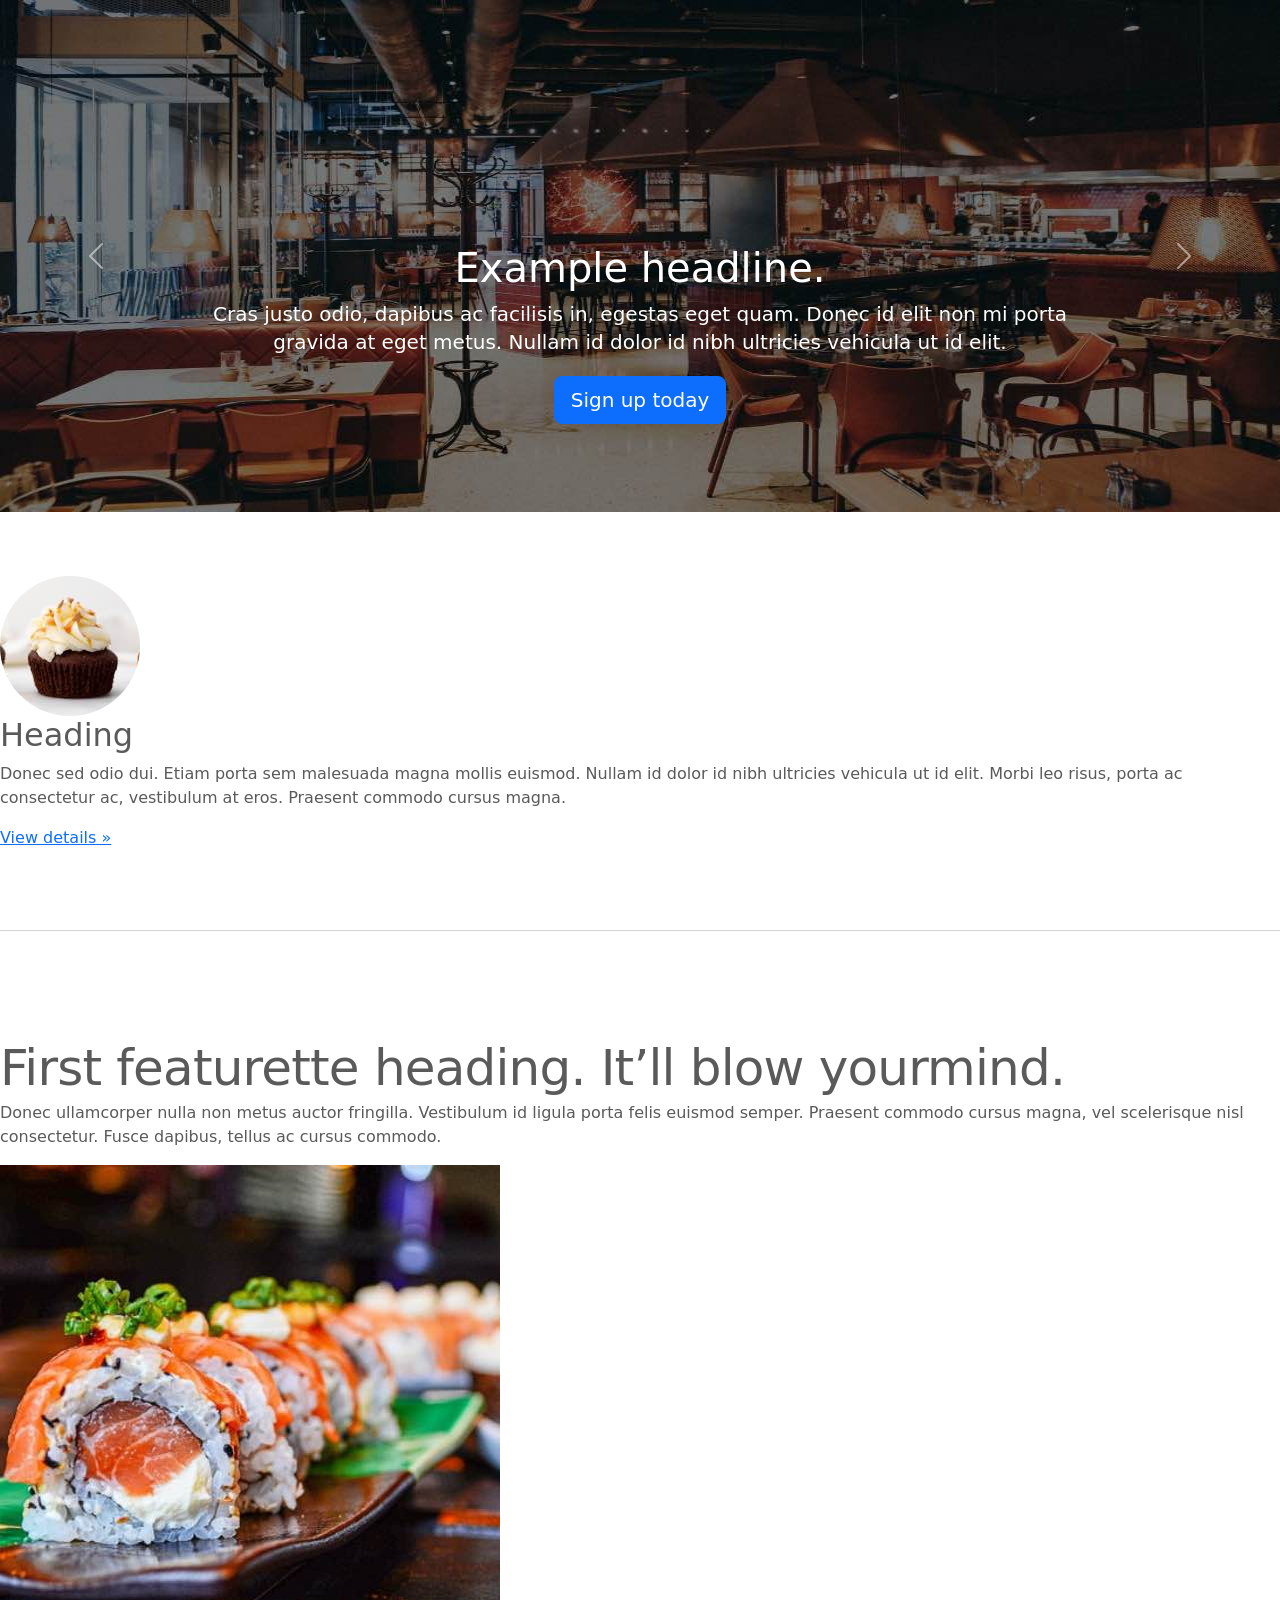
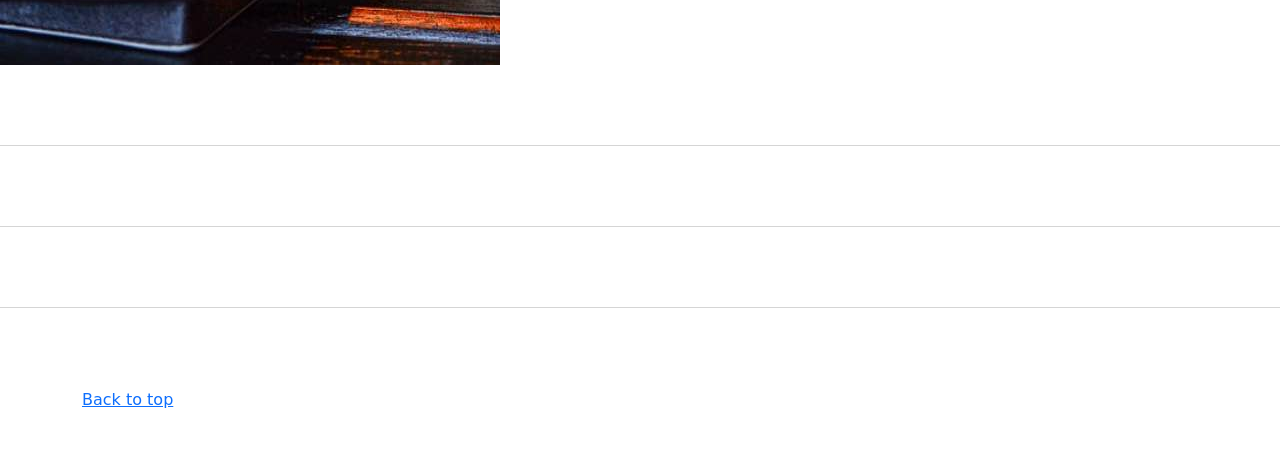
<file: kadai_003/index_for_student.html>
<!doctype html>
<html lang="en">
  <head>
    <meta charset="utf-8">
    <meta name="viewport" content="width=device-width, initial-scale=1">
    <meta name="description" content="">
    <meta name="author" content="Mark Otto, Jacob Thornton, and Bootstrap contributors">
    <meta name="generator" content="Hugo 0.79.0">
    <title>Carousel Template · Bootstrap v5.0</title>
    <link rel="canonical" href="https://getbootstrap.com/docs/5.0/examples/carousel/">
    <!-- ************************************************ bootstrap.min.cssの読み込み -->
    <link href="https://cdn.jsdelivr.net/npm/bootstrap@5.0.0-beta1/dist/css/bootstrap.min.css" rel="stylesheet" integrity="sha384-giJF6kkoqNQ00vy+HMDP7azOuL0xtbfIcaT9wjKHr8RbDVddVHyTfAAsrekwKmP1" crossorigin="anonymous">
    <!-- ************************************************ carousel.cssの読み込み -->
    <link href="carousel.css" rel="stylesheet">
    <!-- ************************************************ bootstrap.bundle.min.jsの読み込み -->
    <script src="https://cdn.jsdelivr.net/npm/bootstrap@5.0.0-beta1/dist/js/bootstrap.bundle.min.js" integrity="sha384-ygbV9kiqUc6oa4msXn9868pTtWMgiQaeYH7/t7LECLbyPA2x65Kgf80OJFdroafW" crossorigin="anonymous" defer></script>
  </head>
  <body>
    <main>
      <!-- ************************************************ カールセル開始 -->
      <!-- <div id="myCarousel" class="carousel slide" data-bs-ride="carousel"> -->
      <div id="carouselExampleControls" class="carousel slide" data-bs-ride="carousel">
  <div class="carousel-inner">
    <div class="carousel-item active">
      <img src="img/top_1.jpg" class="d-block w-100" alt="サンプル画像１">
      <div class="carousel-caption">
        <h1>Example headline.</h1>
        <p>Cras justo odio, dapibus ac facilisis in, egestas eget quam. Donec id elit non mi porta gravida at eget metus. Nullam id dolor id nibh ultricies vehicula ut id elit.</p>
        <p><a class="btn btn-lg btn-primary" href="#" role="button">Sign up today</a></p>
      </div>
    </div>
    <div class="carousel-item">
      <img src="img/top_2.jpg" class="d-block w-100" alt="サンプル画像4">
      <div class="carousel-caption">
        <h1>Example headline.</h1>
        <p>Cras justo odio, dapibus ac facilisis in, egestas eget quam. Donec id elit non mi porta gravida at eget metus. Nullam id dolor id nibh ultricies vehicula ut id elit.</p>
        <p><a class="btn btn-lg btn-primary" href="#" role="button">Sign up today</a></p>
      </div>
    </div>
    <div class="carousel-item">
      <img src="img/top_3.jpg" class="d-block w-100" alt="サンプル画像5">
      <div class="carousel-caption">
        <h1>Example headline.</h1>
        <p>Cras justo odio, dapibus ac facilisis in, egestas eget quam. Donec id elit non mi porta gravida at eget metus. Nullam id dolor id nibh ultricies vehicula ut id elit.</p>
        <p><a class="btn btn-lg btn-primary" href="#" role="button">Sign up today</a></p>
      </div>
    </div>
  </div>
  <button class="carousel-control-prev" type="button" data-bs-target="#carouselExampleControls" data-bs-slide="prev">
    <span class="carousel-control-prev-icon" aria-hidden="true"></span>
    <span class="visually-hidden">Previous</span>
  </button>
  <button class="carousel-control-next" type="button" data-bs-target="#carouselExampleControls" data-bs-slide="next">
    <span class="carousel-control-next-icon" aria-hidden="true"></span>
    <span class="visually-hidden">Next</span>
  </button>
</div>
      <!-- ************************************************ カールセル終了 -->
      <!-- <div class="container marketing"> -->
      <div class="">
        <!-- <div class="row"> -->
        <div class="">
          <!-- <div class="col-lg-4"> -->
          <div class="">
            <img src="img/cake.jpg" class="rounded-circle" alt="サンプル画像2">
            <h2>Heading</h2>
            <p>Donec sed odio dui. Etiam porta sem malesuada magna mollis euismod. Nullam id dolor id nibh ultricies
              vehicula ut id elit. Morbi leo risus, porta ac consectetur ac, vestibulum at eros. Praesent commodo cursus
              magna.</p>
            <!-- <p><a class="btn btn-secondary" href="#" role="button">View details &raquo;</a></p> -->
            <p><a class="" href="#" role="button">View details &raquo;</a></p>
          </div>
        </div>
        <hr class="featurette-divider">
        <!-- <div class="row"> -->
        <div class="">
          <!-- <div class="col-md-7"> -->
          <div class="">
            <!-- <h2 class="featurette-heading">First featurette heading. <span class="text-muted">It’ll blow yourmind.</span> -->
            <h2 class="featurette-heading">First featurette heading. <span class="">It’ll blow yourmind.</span></h2>
            <!-- <p class="lead">Donec ullamcorper nulla non metus auctor fringilla. Vestibulum id ligula porta felis
              euismod
              semper. Praesent commodo cursus magna, vel scelerisque nisl consectetur. Fusce dapibus, tellus ac cursus
              commodo.</p> -->
            <p class="">
              Donec ullamcorper nulla non metus auctor fringilla. Vestibulum id ligula porta felis
              euismod
              semper. Praesent commodo cursus magna, vel scelerisque nisl consectetur. Fusce dapibus, tellus ac cursus
              commodo.
            </p>
          </div>
          <!-- <div class="col-md-5"> -->
          <div class="">
            <!-- <img src="img/sushi.jpg" class="img-fluid" alt=""> -->
            <img src="img/sushi.jpg" class="" alt="サンプル画像3">
          </div>
        </div>
        <hr class="featurette-divider">
        <!-- ここにもう一つ左右を反転させたものを作ります。 -->
        <hr class="featurette-divider">
        <!-- ここにもう一つ左右を反転させたものを作ります。 -->
        <hr class="featurette-divider">
        <footer class="container">
          <!-- <p class="float-end"><a href="#">Back to top</a></p> -->
          <p class=""><a href="#">Back to top</a></p>
        </footer>
      </div>
    </main>
  </body>

</html>
</file>
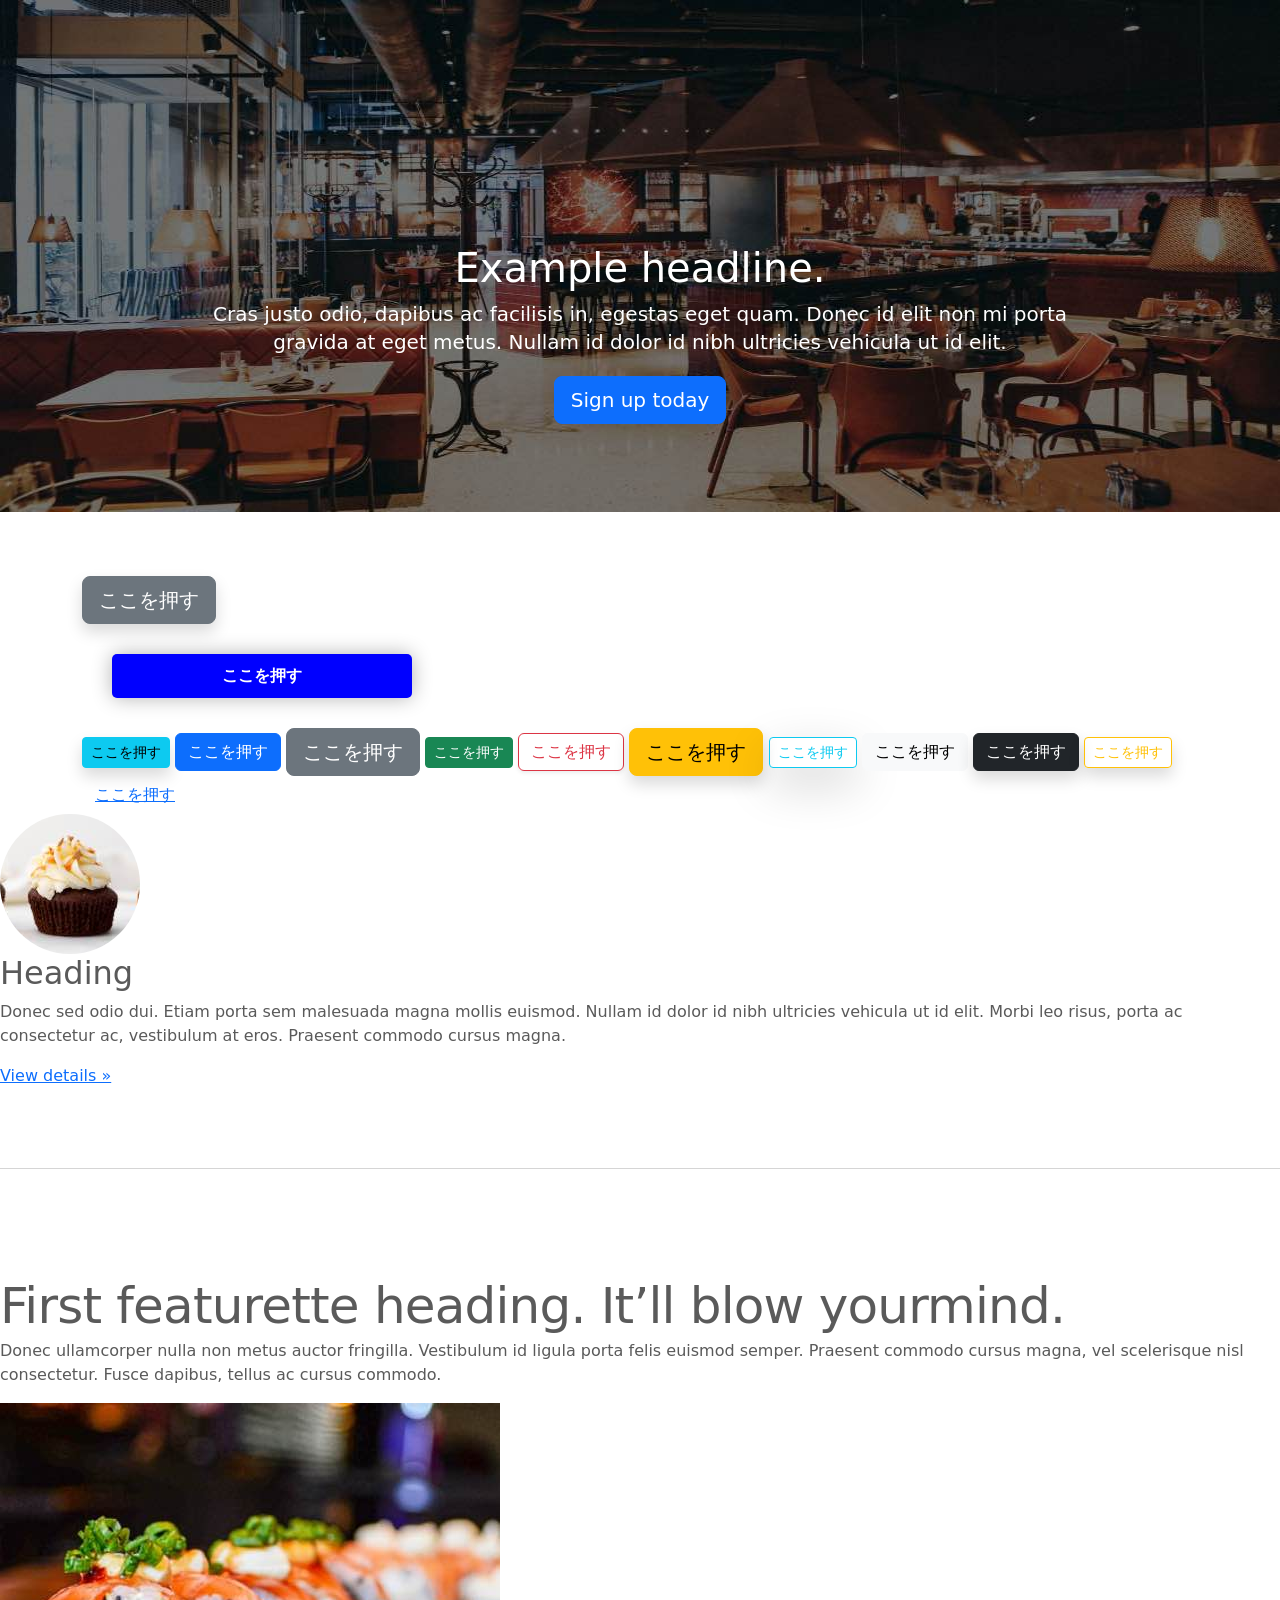
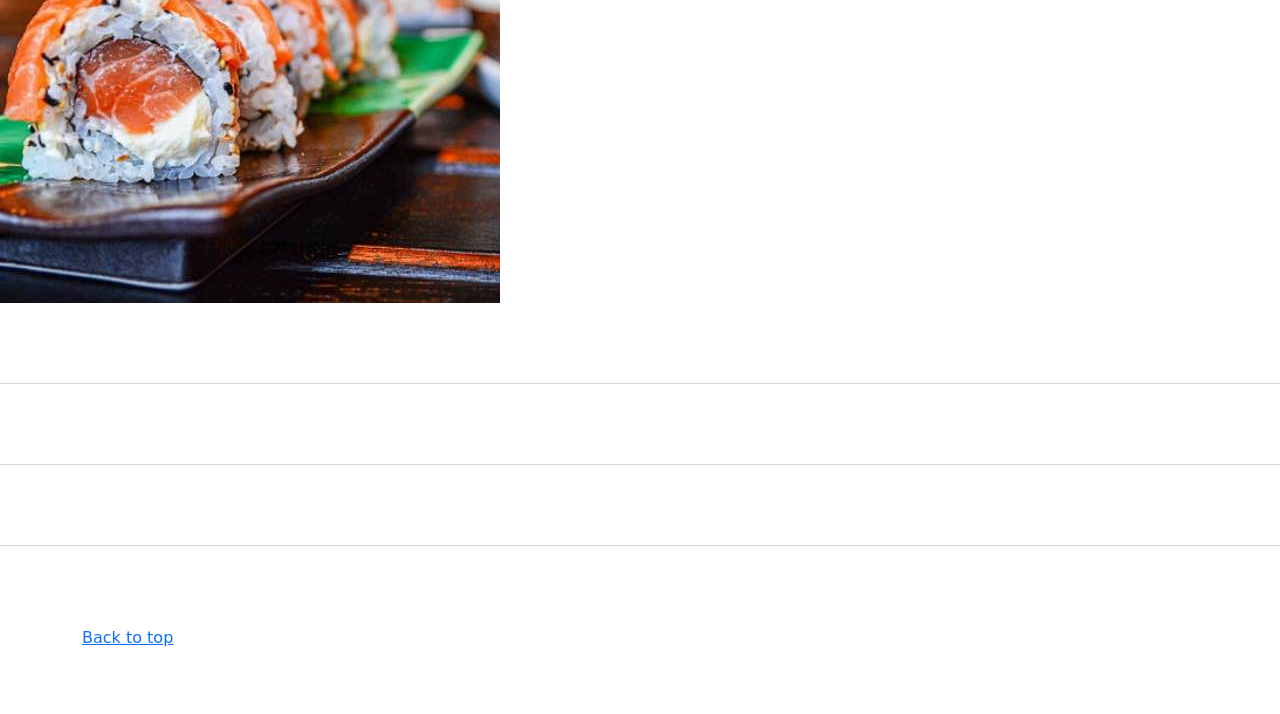
<file: kadai_004/index_for_student.html>
<!doctype html>
<html lang="en">
  <head>
    <meta charset="utf-8">
    <meta name="viewport" content="width=device-width, initial-scale=1">
    <meta name="description" content="">
    <meta name="author" content="Mark Otto, Jacob Thornton, and Bootstrap contributors">
    <meta name="generator" content="Hugo 0.79.0">
    <title>Carousel Template · Bootstrap v5.0</title>
    <link rel="canonical" href="https://getbootstrap.com/docs/5.0/examples/carousel/">
    <!-- ************************************************ bootstrap.min.cssの読み込み -->
    <link href="https://cdn.jsdelivr.net/npm/bootstrap@5.0.0-beta1/dist/css/bootstrap.min.css" rel="stylesheet" integrity="sha384-giJF6kkoqNQ00vy+HMDP7azOuL0xtbfIcaT9wjKHr8RbDVddVHyTfAAsrekwKmP1" crossorigin="anonymous">
    <!-- ************************************************ carousel.cssの読み込み -->
    <link href="carousel.css" rel="stylesheet">
    <!-- ************************************************ bootstrap.bundle.min.jsの読み込み -->
    <script src="https://cdn.jsdelivr.net/npm/bootstrap@5.0.0-beta1/dist/js/bootstrap.bundle.min.js" integrity="sha384-ygbV9kiqUc6oa4msXn9868pTtWMgiQaeYH7/t7LECLbyPA2x65Kgf80OJFdroafW" crossorigin="anonymous" defer></script>
  </head>
  <body>
    <main>
      <!-- ************************************************ カールセル開始 -->
      <!-- <div id="myCarousel" class="carousel slide" data-bs-ride="carousel"> -->
      <div id="myCarousel" class="carousel slide" data-bs-ride="carousel">
        <!-- <div class="carousel-inner"> -->
        <div class="carousel-inner">
          <!-- <div class="carousel-item active"> -->
          <div class="carousel-item active">
            <img src="img/top_1.jpg" alt="サンプル画像1">
            <div class="container">
              <!-- <div class="carousel-caption"> -->
              <div class="carousel-caption">
                <h1>Example headline.</h1>
                <p>Cras justo odio, dapibus ac facilisis in, egestas eget quam. Donec id elit non mi porta gravida at eget
                  metus. Nullam id dolor id nibh ultricies vehicula ut id elit.</p>
                <!-- <p><a class="btn btn-lg btn-primary" href="#" role="button">Sign up today</a></p> -->
                <p><a class="btn btn-lg btn-primary" href="#" role="button">Sign up today</a></p>
              </div>
            </div>
          </div>
        </div>
      </div>
      <!-- ************************************************ カールセル終了 -->
       <div class="container">

     <style>
      .button-test {
          /* パディング(余白)上下方向10px 左右方向30px */
          padding: 10px 30px;
          /* ボタンの幅 300px */
          width: 300px;
          /* 背景色 青 */
          background-color: blue;
          /* フォント色 白 */
          color: white;
          /* テキスト中央揃え */
         text-align: center;
         /* フォントを太く */
         font-weight: bold;
         /* ボタンの角を丸める */
         border-radius: 5px;
         /* 上下左右方向の余白外側30px */
         margin: 30px;
         /* ボタンの影 */
         box-shadow: 0 0 20px 0 rgba(0, 0, 0, 30%);
         }
        
       
       
     </style>

     <!-- buttonテスト -->
     <button class="btn btn-secondary btn-lg shadow">ここを押す</button>
     <div class="button-test">ここを押す</div>      
     <a href="" class="btn btn-info btn-sm shadow">ここを押す</a>

     <!-- ここから追加部分 --> 
     <button class="btn btn-primary">ここを押す</button>
     <button class="btn btn-secondary btn-lg">ここを押す</button>
     <button class="btn btn-success btn-sm">ここを押す</button>
     <button class="btn btn-outline-danger shadow-sm">ここを押す</button>
     <button class="btn btn-warning btn-lg shadow">ここを押す</button>
     <button class="btn btn-outline-info btn-sm shadow-lg">ここを押す</button>
     <button class="btn btn-light shadow-none">ここを押す</button>
     <button class="btn btn-dark shadow">ここを押す</button>
     <button class="btn btn-outline-warning btn-sm shadow">ここを押す</button>
     <button class="btn btn-link">ここを押す</button>
      <!-- ここまで -->

   </div>
      <!-- <div class="container marketing"> -->
      <div class="">
        <!-- <div class="row"> -->
        <div class="">
          <!-- <div class="col-lg-4"> -->
          <div class="">
            <img src="img/cake.jpg" class="rounded-circle" alt="サンプル画像2">
            <h2>Heading</h2>
            <p>Donec sed odio dui. Etiam porta sem malesuada magna mollis euismod. Nullam id dolor id nibh ultricies
              vehicula ut id elit. Morbi leo risus, porta ac consectetur ac, vestibulum at eros. Praesent commodo cursus
              magna.</p>
            <!-- <p><a class="btn btn-secondary" href="#" role="button">View details &raquo;</a></p> -->
            <p><a class="" href="#" role="button">View details &raquo;</a></p>
          </div>
        </div>
        <hr class="featurette-divider">
        <!-- <div class="row"> -->
        <div class="">
          <!-- <div class="col-md-7"> -->
          <div class="">
            <!-- <h2 class="featurette-heading">First featurette heading. <span class="text-muted">It’ll blow yourmind.</span> -->
            <h2 class="featurette-heading">First featurette heading. <span class="">It’ll blow yourmind.</span></h2>
            <!-- <p class="lead">Donec ullamcorper nulla non metus auctor fringilla. Vestibulum id ligula porta felis
              euismod
              semper. Praesent commodo cursus magna, vel scelerisque nisl consectetur. Fusce dapibus, tellus ac cursus
              commodo.</p> -->
            <p class="">
              Donec ullamcorper nulla non metus auctor fringilla. Vestibulum id ligula porta felis
              euismod
              semper. Praesent commodo cursus magna, vel scelerisque nisl consectetur. Fusce dapibus, tellus ac cursus
              commodo.
            </p>
          </div>
          <!-- <div class="col-md-5"> -->
          <div class="">
            <!-- <img src="img/sushi.jpg" class="img-fluid" alt=""> -->
            <img src="img/sushi.jpg" class="" alt="サンプル画像3">
          </div>
        </div>
        <hr class="featurette-divider">
        <!-- ここにもう一つ左右を反転させたものを作ります。 -->
        <hr class="featurette-divider">
        <!-- ここにもう一つ左右を反転させたものを作ります。 -->
        <hr class="featurette-divider">
        <footer class="container">
          <!-- <p class="float-end"><a href="#">Back to top</a></p> -->
          <p class=""><a href="#">Back to top</a></p>
        </footer>
      </div>
    </main>
  </body>

</html>
</file>
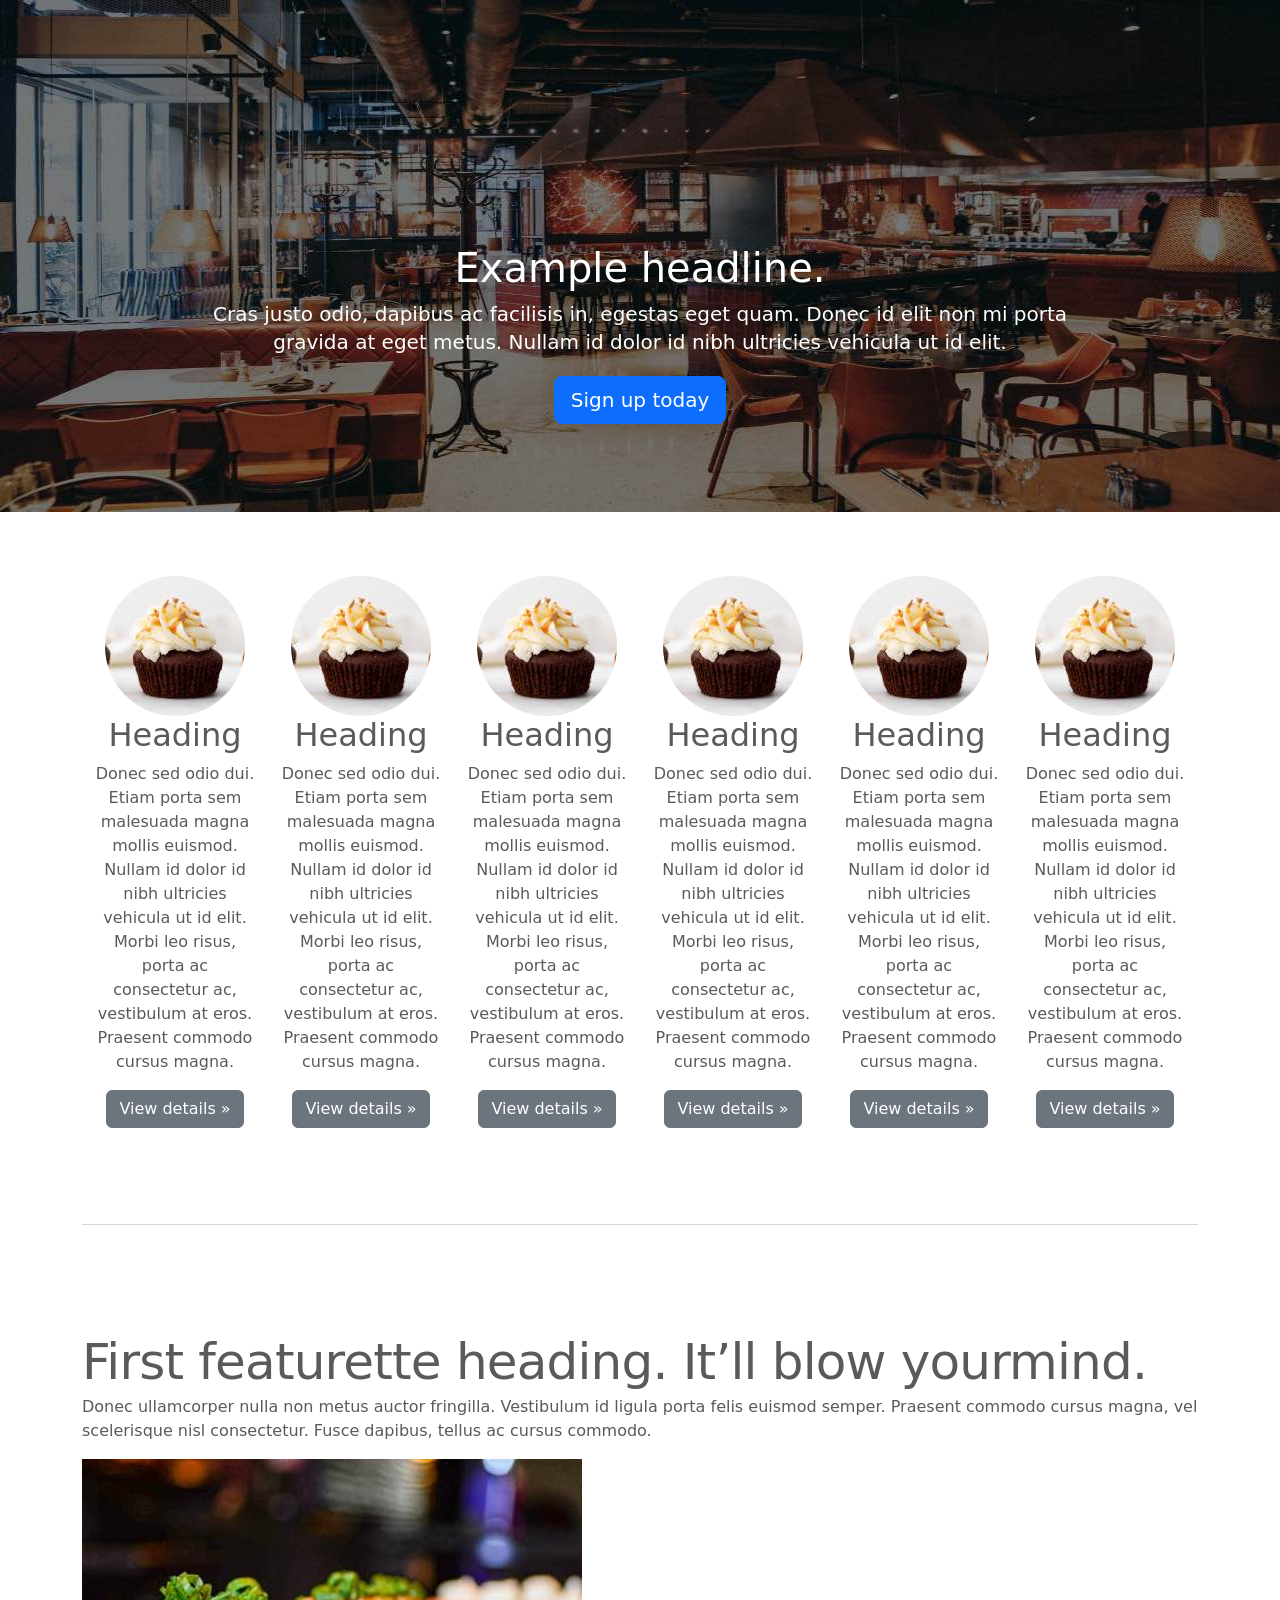
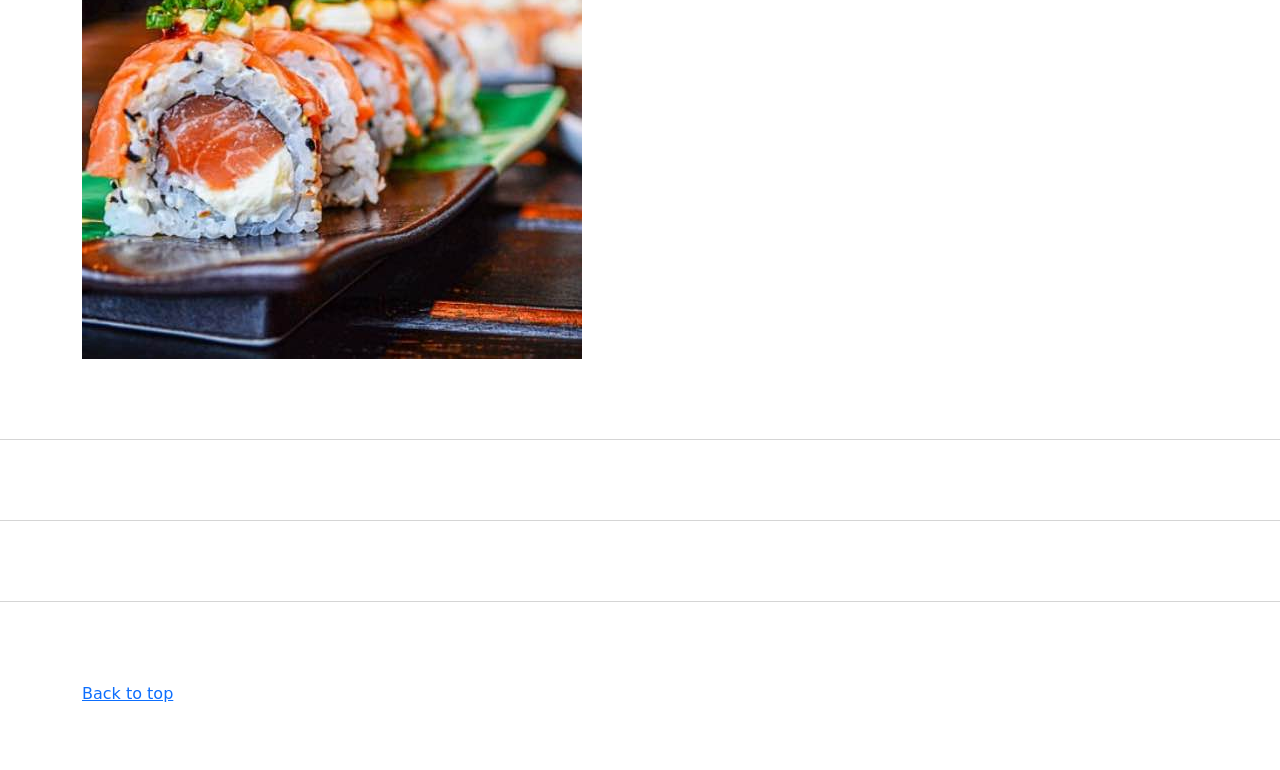
<file: kadai_005/index_for_student.html>
<!doctype html>
<html lang="en">
  <head>
    <meta charset="utf-8">
    <meta name="viewport" content="width=device-width, initial-scale=1">
    <meta name="description" content="">
    <meta name="author" content="Mark Otto, Jacob Thornton, and Bootstrap contributors">
    <meta name="generator" content="Hugo 0.79.0">
    <title>Carousel Template · Bootstrap v5.0</title>
    <link rel="canonical" href="https://getbootstrap.com/docs/5.0/examples/carousel/">
    <!-- ************************************************ bootstrap.min.cssの読み込み -->
    <link href="https://cdn.jsdelivr.net/npm/bootstrap@5.0.0-beta1/dist/css/bootstrap.min.css" rel="stylesheet" integrity="sha384-giJF6kkoqNQ00vy+HMDP7azOuL0xtbfIcaT9wjKHr8RbDVddVHyTfAAsrekwKmP1" crossorigin="anonymous">
    <!-- ************************************************ carousel.cssの読み込み -->
    <link href="carousel.css" rel="stylesheet">
    <!-- ************************************************ bootstrap.bundle.min.jsの読み込み -->
    <script src="https://cdn.jsdelivr.net/npm/bootstrap@5.0.0-beta1/dist/js/bootstrap.bundle.min.js" integrity="sha384-ygbV9kiqUc6oa4msXn9868pTtWMgiQaeYH7/t7LECLbyPA2x65Kgf80OJFdroafW" crossorigin="anonymous" defer></script>
  </head>
  <body>
    <main>
      <!-- ************************************************ カールセル開始 -->
      <!-- <div id="myCarousel" class="carousel slide" data-bs-ride="carousel"> -->
      <div id="myCarousel" class="carousel slide" data-bs-ride="carousel">
        <!-- <div class="carousel-inner"> -->
        <div class="carousel-inner">
          <!-- <div class="carousel-item active"> -->
          <div class="carousel-item active">
            <img src="img/top_1.jpg" alt="サンプル画像1">
            <div class="container">
              <!-- <div class="carousel-caption"> -->
              <div class="carousel-caption">
                <h1>Example headline.</h1>
                <p>Cras justo odio, dapibus ac facilisis in, egestas eget quam. Donec id elit non mi porta gravida at eget
                  metus. Nullam id dolor id nibh ultricies vehicula ut id elit.</p>
                <!-- <p><a class="btn btn-lg btn-primary" href="#" role="button">Sign up today</a></p> -->
                <p><a class="btn btn-lg btn-primary" href="#" role="button">Sign up today</a></p>
              </div>
            </div>
          </div>
        </div>
      </div>
      <!-- ************************************************ カールセル終了 -->
       <div class="container">

     <style>
      //.button-test {
          /* パディング(余白)上下方向10px 左右方向30px */
          padding: 10px 30px;
          /* ボタンの幅 300px */
          width: 300px;
          /* 背景色 青 */
          background-color: blue;
          /* フォント色 白 */
          color: white;
          /* テキスト中央揃え */
         text-align: center;
         /* フォントを太く */
         font-weight: bold;
         /* ボタンの角を丸める */
         border-radius: 5px;
         /* 上下左右方向の余白外側30px */
         margin: 30px;
         /* ボタンの影 */
         box-shadow: 0 0 20px 0 rgba(0, 0, 0, 30%);
         }
        
       
       
     </style>

     <!-- buttonテスト -->
      <!--
     <button class="btn btn-secondary btn-lg shadow">ここを押す</button>
     <div class="button-test">ここを押す</div>   
     <a href="" class="btn btn-info btn-sm shadow">ここを押す</a>
     -->

     <div class="container">
      <div class="row">
        <div class="col-md-2 col-6 text-center">
        <!-- start col-lg-4 -->
        <img src="img/cake.jpg" class="rounded-circle" alt="サンプル画像2">

        <h2>Heading</h2>
        <p>
          Donec sed odio dui. Etiam porta sem malesuada magna mollis 
          euismod. Nullam id dolor id nibh ultricies vehicula ut id elit. 
          Morbi leo risus, porta ac consectetur ac, vestibulum at eros. 
          Praesent commodo cursus magna.
        </p>
        <p><a class="btn btn-secondary" href="#" role="button">View details &raquo;</a></p>

        </div>
        <div class="col-md-2 col-6 text-center">
        <!-- start col-lg-4 -->
        <img src="img/cake.jpg" class="rounded-circle" alt="サンプル画像2">

        <h2>Heading</h2>
        <p>
          Donec sed odio dui. Etiam porta sem malesuada magna mollis 
          euismod. Nullam id dolor id nibh ultricies vehicula ut id elit. 
          Morbi leo risus, porta ac consectetur ac, vestibulum at eros. 
          Praesent commodo cursus magna.
        </p>
        <p><a class="btn btn-secondary" href="#" role="button">View details &raquo;</a></p>
        </div>

        <div class="col-md-2 col-6 text-center">
        <!-- start col-lg-4 -->
        <img src="img/cake.jpg" class="rounded-circle" alt="サンプル画像2">

        <h2>Heading</h2>
        <p>
          Donec sed odio dui. Etiam porta sem malesuada magna mollis 
          euismod. Nullam id dolor id nibh ultricies vehicula ut id elit. 
          Morbi leo risus, porta ac consectetur ac, vestibulum at eros. 
          Praesent commodo cursus magna.
        </p>
        <p><a class="btn btn-secondary" href="#" role="button">View details &raquo;</a></p>
        </div>

        <div class="col-md-2 col-6 text-center">
        <!-- start col-lg-4 -->
        <img src="img/cake.jpg" class="rounded-circle" alt="サンプル画像2">

        <h2>Heading</h2>
        <p>
          Donec sed odio dui. Etiam porta sem malesuada magna mollis 
          euismod. Nullam id dolor id nibh ultricies vehicula ut id elit. 
          Morbi leo risus, porta ac consectetur ac, vestibulum at eros. 
          Praesent commodo cursus magna.
        </p>
        <p><a class="btn btn-secondary" href="#" role="button">View details &raquo;</a></p>
        </div>

        <div class="col-md-2 col-6 text-center">
        <!-- start col-lg-4 -->
        <img src="img/cake.jpg" class="rounded-circle" alt="サンプル画像2">

        <h2>Heading</h2>
        <p>
          Donec sed odio dui. Etiam porta sem malesuada magna mollis 
          euismod. Nullam id dolor id nibh ultricies vehicula ut id elit. 
          Morbi leo risus, porta ac consectetur ac, vestibulum at eros. 
          Praesent commodo cursus magna.
        </p>
        <p><a class="btn btn-secondary" href="#" role="button">View details &raquo;</a></p>
        </div>

        <div class="col-md-2 col-6 text-center">
        <!-- start col-lg-4 -->
        <img src="img/cake.jpg" class="rounded-circle" alt="サンプル画像2">

        <h2>Heading</h2>
        <p>
          Donec sed odio dui. Etiam porta sem malesuada magna mollis 
          euismod. Nullam id dolor id nibh ultricies vehicula ut id elit. 
          Morbi leo risus, porta ac consectetur ac, vestibulum at eros. 
          Praesent commodo cursus magna.
        </p>
        <p><a class="btn btn-secondary" href="#" role="button">View details &raquo;</a></p>
        </div>

      </div>
    </div>
    
    <hr class="featurette-divider">
        <!-- <div class="row"> -->
        <div class="">
          <!-- <div class="col-md-7"> -->
          <div class="">
            <!-- <h2 class="featurette-heading">First featurette heading. <span class="text-muted">It’ll blow yourmind.</span> -->
            <h2 class="featurette-heading">First featurette heading. <span class="">It’ll blow yourmind.</span></h2>
            <!-- <p class="lead">Donec ullamcorper nulla non metus auctor fringilla. Vestibulum id ligula porta felis
              euismod
              semper. Praesent commodo cursus magna, vel scelerisque nisl consectetur. Fusce dapibus, tellus ac cursus
              commodo.</p> -->
            <p class="">
              Donec ullamcorper nulla non metus auctor fringilla. Vestibulum id ligula porta felis
              euismod
              semper. Praesent commodo cursus magna, vel scelerisque nisl consectetur. Fusce dapibus, tellus ac cursus
              commodo.
            </p>
          </div>

   </div>  
          <!-- <div class="col-md-5"> -->
          <div class="">
            <!-- <img src="img/sushi.jpg" class="img-fluid" alt=""> -->
            <img src="img/sushi.jpg" class="" alt="サンプル画像3">
          </div>
        </div>
        <hr class="featurette-divider">
        <!-- ここにもう一つ左右を反転させたものを作ります。 -->
        <hr class="featurette-divider">
        <!-- ここにもう一つ左右を反転させたものを作ります。 -->
        <hr class="featurette-divider">
        <footer class="container">
          <!-- <p class="float-end"><a href="#">Back to top</a></p> -->
          <p class=""><a href="#">Back to top</a></p>
        </footer>
      </div>
    </main>
  </body>

</html>
</file>
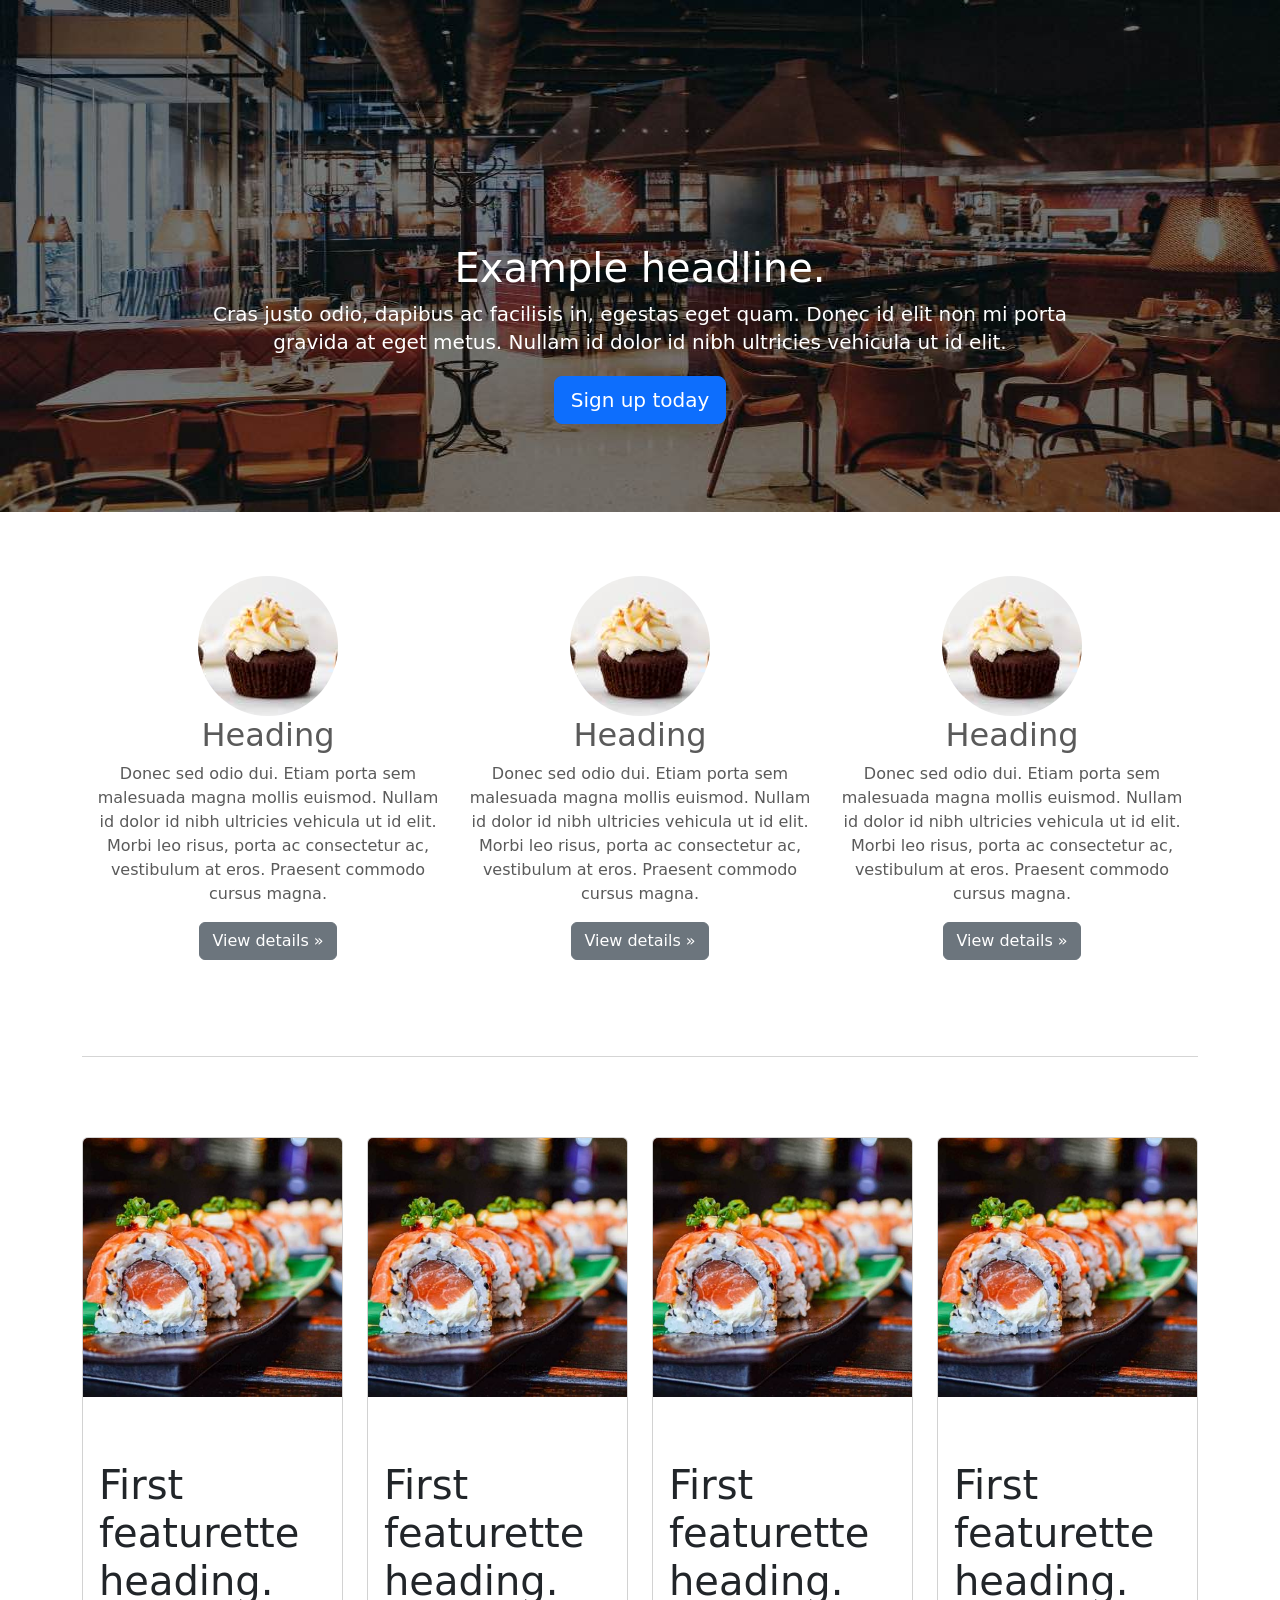
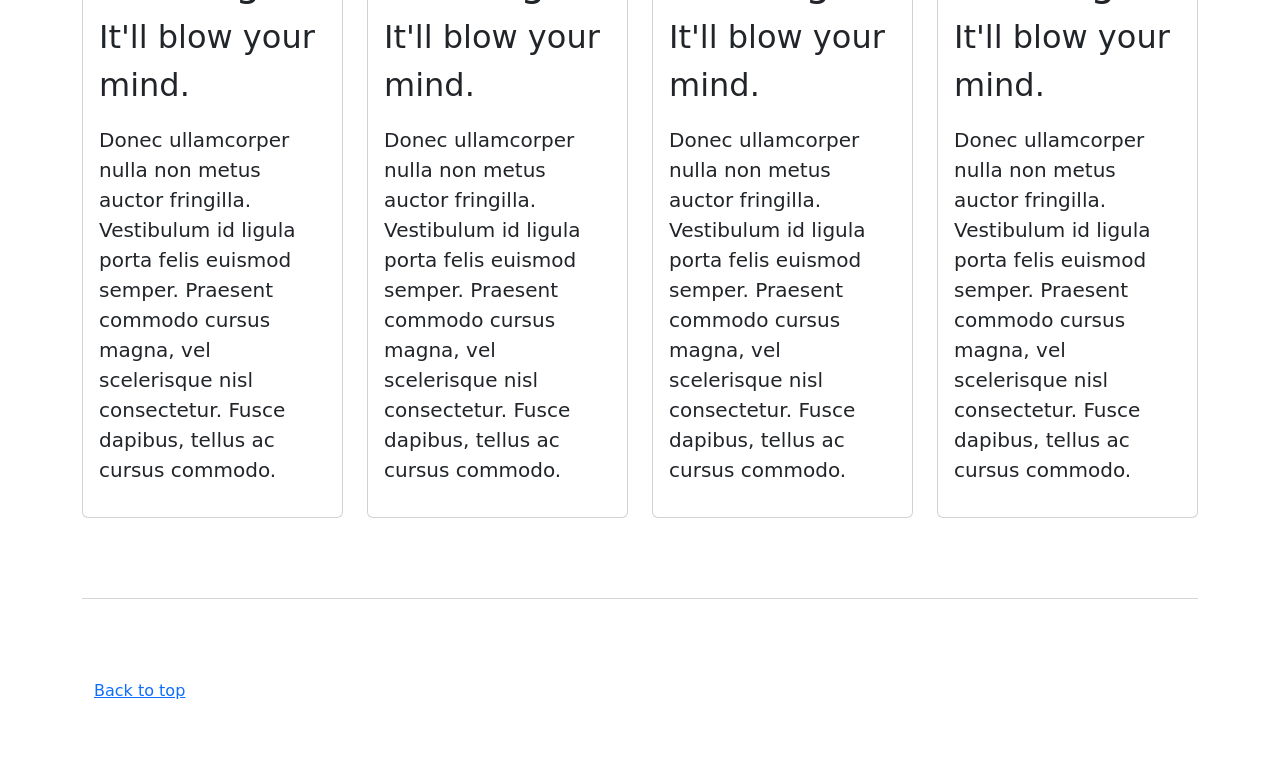
<file: kadai_006/index_for_student.html>
<!doctype html>
<html lang="en">
  <head>
    <meta charset="utf-8">
    <meta name="viewport" content="width=device-width, initial-scale=1">
    <meta name="description" content="">
    <meta name="author" content="Mark Otto, Jacob Thornton, and Bootstrap contributors">
    <meta name="generator" content="Hugo 0.79.0">
    <title>Carousel Template · Bootstrap v5.0</title>
    <link rel="canonical" href="https://getbootstrap.com/docs/5.0/examples/carousel/">
    <!-- ************************************************ bootstrap.min.cssの読み込み -->
    <link href="https://cdn.jsdelivr.net/npm/bootstrap@5.0.0-beta1/dist/css/bootstrap.min.css" rel="stylesheet" integrity="sha384-giJF6kkoqNQ00vy+HMDP7azOuL0xtbfIcaT9wjKHr8RbDVddVHyTfAAsrekwKmP1" crossorigin="anonymous">
    <!-- ************************************************ carousel.cssの読み込み -->
    <link href="carousel.css" rel="stylesheet">
    <!-- ************************************************ bootstrap.bundle.min.jsの読み込み -->
    <script src="https://cdn.jsdelivr.net/npm/bootstrap@5.0.0-beta1/dist/js/bootstrap.bundle.min.js" integrity="sha384-ygbV9kiqUc6oa4msXn9868pTtWMgiQaeYH7/t7LECLbyPA2x65Kgf80OJFdroafW" crossorigin="anonymous" defer></script>
  </head>
  <body>
    <main>
      <!-- ************************************************ カールセル開始 -->
      <!-- <div id="myCarousel" class="carousel slide" data-bs-ride="carousel"> -->
      <div id="myCarousel" class="carousel slide" data-bs-ride="carousel">
        <!-- <div class="carousel-inner"> -->
        <div class="carousel-inner">
          <!-- <div class="carousel-item active"> -->
          <div class="carousel-item active">
            <img src="img/top_1.jpg" alt="サンプル画像1">
            <div class="container">
              <!-- <div class="carousel-caption"> -->
              <div class="carousel-caption">
                <h1>Example headline.</h1>
                <p>Cras justo odio, dapibus ac facilisis in, egestas eget quam. Donec id elit non mi porta gravida at eget
                  metus. Nullam id dolor id nibh ultricies vehicula ut id elit.</p>
                <!-- <p><a class="btn btn-lg btn-primary" href="#" role="button">Sign up today</a></p> -->
                <p><a class="btn btn-lg btn-primary" href="#" role="button">Sign up today</a></p>
              </div>
            </div>
          </div>
        </div>
      </div>
      <!-- ************************************************ カールセル終了 -->
       <div class="container">

     <style>
      //.button-test {
          /* パディング(余白)上下方向10px 左右方向30px */
          padding: 10px 30px;
          /* ボタンの幅 300px */
          width: 300px;
          /* 背景色 青 */
          background-color: blue;
          /* フォント色 白 */
          color: white;
          /* テキスト中央揃え */
         text-align: center;
         /* フォントを太く */
         font-weight: bold;
         /* ボタンの角を丸める */
         border-radius: 5px;
         /* 上下左右方向の余白外側30px */
         margin: 30px;
         /* ボタンの影 */
         box-shadow: 0 0 20px 0 rgba(0, 0, 0, 30%);
         }
        
       
       
     </style>

     <!-- buttonテスト -->
      <!--
     <button class="btn btn-secondary btn-lg shadow">ここを押す</button>
     <div class="button-test">ここを押す</div>   
     <a href="" class="btn btn-info btn-sm shadow">ここを押す</a>
     -->

     <div class="container">
      <div class="row">
        <div class="col-md-4 text-center">
        <!-- start col-lg-4 -->
        <img src="img/cake.jpg" class="rounded-circle" alt="サンプル画像2">

        <h2>Heading</h2>
        <p>
          Donec sed odio dui. Etiam porta sem malesuada magna mollis 
          euismod. Nullam id dolor id nibh ultricies vehicula ut id elit. 
          Morbi leo risus, porta ac consectetur ac, vestibulum at eros. 
          Praesent commodo cursus magna.
        </p>
        <p><a class="btn btn-secondary" href="#" role="button">View details &raquo;</a></p>

        </div>
        <div class="col-md-4 text-center">
        <!-- start col-lg-4 -->
        <img src="img/cake.jpg" class="rounded-circle" alt="サンプル画像2">

        <h2>Heading</h2>
        <p>
          Donec sed odio dui. Etiam porta sem malesuada magna mollis 
          euismod. Nullam id dolor id nibh ultricies vehicula ut id elit. 
          Morbi leo risus, porta ac consectetur ac, vestibulum at eros. 
          Praesent commodo cursus magna.
        </p>
        <p><a class="btn btn-secondary" href="#" role="button">View details &raquo;</a></p>
        </div>
        <div class="col-md-4 text-center">
        <!-- start col-lg-4 -->
        <img src="img/cake.jpg" class="rounded-circle" alt="サンプル画像2">

        <h2>Heading</h2>
        <p>
          Donec sed odio dui. Etiam porta sem malesuada magna mollis 
          euismod. Nullam id dolor id nibh ultricies vehicula ut id elit. 
          Morbi leo risus, porta ac consectetur ac, vestibulum at eros. 
          Praesent commodo cursus magna.
        </p>
        <p><a class="btn btn-secondary" href="#" role="button">View details &raquo;</a></p>
        </div>
      </div>
    </div>

    <hr class="featurette-divider">
      <div class="row row-cols-1 row-cols-md-4 g-4">
        <div class="col">
          <div class="card h-100">
            <img src="img/sushi.jpg" class="card-img-top" alt="サンプル画像3">
            <div class="card-body">
              <h2 class="fs-1 mt-5">First featurette heading.</h2>
              <p class="fs-2">It'll blow your mind.</p>
              <p class="lead">
                  Donec ullamcorper nulla non metus auctor fringilla. Vestibulum id
                  ligula porta felis euismod semper. Praesent commodo cursus magna,
                  vel scelerisque nisl consectetur. Fusce dapibus, tellus ac cursus
                  commodo.
              </p>
            </div>
          </div>
        </div>
        
        <div class="col">
          <div class="card h-100">
            <img src="img/sushi.jpg" class="card-img-top" alt="サンプル画像3">
            <div class="card-body">
              <h2 class="fs-1 mt-5">First featurette heading.</h2>
              <p class="fs-2">It'll blow your mind.</p>
              <p class="lead">
                  Donec ullamcorper nulla non metus auctor fringilla. Vestibulum id
                  ligula porta felis euismod semper. Praesent commodo cursus magna,
                  vel scelerisque nisl consectetur. Fusce dapibus, tellus ac cursus
                  commodo.
              </p>
            </div>
          </div>
        </div>

        <div class="col">
          <div class="card h-100">
            <img src="img/sushi.jpg" class="card-img-top" alt="サンプル画像3">
            <div class="card-body">
              <h2 class="fs-1 mt-5">First featurette heading.</h2>
              <p class="fs-2">It'll blow your mind.</p>
              <p class="lead">
                  Donec ullamcorper nulla non metus auctor fringilla. Vestibulum id
                  ligula porta felis euismod semper. Praesent commodo cursus magna,
                  vel scelerisque nisl consectetur. Fusce dapibus, tellus ac cursus
                  commodo.
              </p>
            </div>
          </div>
        </div>

        <div class="col">
          <div class="card h-100">
            <img src="img/sushi.jpg" class="card-img-top" alt="サンプル画像3">
            <div class="card-body">
              <h2 class="fs-1 mt-5">First featurette heading.</h2>
              <p class="fs-2">It'll blow your mind.</p>
              <p class="lead">
                  Donec ullamcorper nulla non metus auctor fringilla. Vestibulum id
                  ligula porta felis euismod semper. Praesent commodo cursus magna,
                  vel scelerisque nisl consectetur. Fusce dapibus, tellus ac cursus
                  commodo.
              </p>
            </div>
          </div>
        </div>
      </div>
       
        <hr class="featurette-divider">
        <footer class="container">
          <!-- <p class="float-end"><a href="#">Back to top</a></p> -->
          <p class=""><a href="#">Back to top</a></p>
        </footer>
      </div>
    </main>
  </body>

</html>
</file>
<file: kadai_015/stylesheet/style.css>
/* ----------------------------------------------- 共通 */
html,
body {
  overflow-x: hidden;
}

body {
  color: #000000;
  font-family: 'Noto Sans JP', sans-serif;
  padding-bottom: 0;

}

p {
  line-height: 2.0em;
  font-weight: 100;
  font-style: normal;
  font-size: 14px;

}

.section_title {
   /* フォントサイズ36px */
   font-size: 36px;
 
   /* フォントの太さ600 標準は400です */
   font-weight: 600;
 }

 /* section_titleに擬似要素を追加 */
 .section_title::after {
 
   /* 疑似要素はデフォルトでインライン要素のためブロック要素に変更 */
   display: block;
 
   /* サブタイトル文字の大きさや余白を設定 */
   font-size: 14px;
   font-weight: 400;
   padding: 16px 0 16px;
 
   /* 下線の幅を100pに設定 */
   width: 100px;
 
   /* 下線を直線・1px・黒色に設定 */
   border-bottom: solid 1px #000000;
 }



/* ----------------------------------------------- ナビゲーションメニュー */
.navbar_brand_logo {

  /* サイズを32pxの正方形へ変更 */
  width: 32px;
  height: 32px;

  /* imgはインライン要素なのでインラインブロックに設定 */
  display: inline-block;

  /* "SAMURAI KITCHEN" 文字との空白を15pxに設定 */
  margin-right: 15px;

}

/* カンマで区切ると複数のクラスに適用可能 */
.my_navbar_brand,
.my_nav_link {

  /* フォントサイズを16pxに設定 */
  font-size: 16px;

  /* フォントをserif体に設定 */
  font-family: 'Lora', serif;

  /* フォント色を黒色に設定 */
  color: #000000 !important;

}

/* Bootstrapのボタンに初期設定されている周囲のborder（枠線）を消す */
.navbar-toggler {
  padding: 0 !important;
  border: none;
}

/* ハンバーガーボタンがチェック状態である（押されている）とき、閉じるボタン（×）を表示する */
#hamburger_btn_check:checked~.hamburger_btn .btn_close {
  display: block;
}

/* ハンバーガーボタンがチェック状態である（押されている）とき、ハンバーガーボタンを表示しない */
#hamburger_btn_check:checked~.hamburger_btn .btn_open {
  display: none;
}

/* 最初に表示した時は、閉じるボタン（×）は表示しない */
.btn_close {
  display: none;
}

/* ハンバーガーボタンが押されているかを判断するためのチェックボックスは隠す */
#hamburger_btn_check {
  display: none;
}




/* ----------------------------------------------- カールセル */

.my_carousel_caption {
  
  /* フォントサイズ52px */
  font-size: 52px;

  /* 上下に余白追加 */
  padding-top: 1.25rem;
  padding-bottom: 1.25rem;

  /* フォント色は白色 */
  color: #fff;

  /* テキスト中央揃え */
  text-align: center;
  font-family: 'Lora', serif;
  line-height: 1.5em;
}

/* 疑似要素でアイコンを配置。前に配置しています */
.my_carousel_caption::before {
  content: url(../img/logoSymbol_White.png);
  display: block;
}

/* スマートフォン画面幅（画面幅が最大375pxまで）の場合、以下のスタイルを適用。 */
@media screen and (max-width:375px) {
  .my_carousel_caption {

    /* フォントサイズを27pxにする */
    font-size: 27px;
  }
}

/* carousel-itemの高さを32remに指定 */
.carousel-item {
  height: 32rem;
}

/*carousel-item直下の子要素imgタグに設定 */
.carousel-item>img {

  /* 絶対位置を指定 */
  position: absolute;
  top: 0;
  left: 0;
  min-width: 100%;

  /* 高さはcarousel-itemに揃える */
  height: 32rem;
}






/* ----------------------------------------------- アバウト */

/* aboutクラスのあとに"私たちについて"の文字を追加  */
 .about::after {
   content: "私たちについて";
 }

 .about_us_bg {
   background-color: #FFE6A5;
 }

 .chef::after {
   content: "シェフ"
 }

 .chef_bg {
   background-color: #fdf5e6;
 }

.chef-img {
  width: 1000px;         /* ここを好きな幅に調整 */
  height: auto;         /* 縦横比は自動で調整 */
  max-width: 100%;      /* 親要素を超えないように */
}



/* ----------------------------------------------- ギャラリー */

.gallery::after {
  content: "ギャラリー";
  margin: 0 auto 0;
}




/* ----------------------------------------------- メニュー */

.menu::after {
  content: "メニュー";
  margin: 0 auto 0;
}

.menu_title {
  font-size: 18px;
  font-weight: 600;
  font-style: normal;
}

.menu_price {
  font-size: 20px;
  font-weight: 400;
  font-family: 'Lora', serif;
}




/* ----------------------------------------------- レビュー */

/* 背景画像を設定 */
.review_wrapper {
  background-image: url(../img/background-reviews.jpg);
  background-repeat: no-repeat;
  background-size: cover;
}

/* サブタイトルを擬似要素で表示 */
.review::after {
  content: "お客様の声";
  margin: 0 auto 0;
  border-bottom: solid 1px #FFFFFF;
}

/* 白い背景色の高さを固定 */
.h_420 {
  height: 420px;
  position: relative;
}

/* レビューの画像を修正 */
.reviewer_img {
  /* サイズを48px  */
  width: 48px;
  height: 48px;

  /* 円形にします */
  border-radius: 50%;
  margin-right: 16px;
}

/* 星のアイコン画像です */
.star_img {
  /* サイズを25pxにします */
  width: 25px;
  height: 25px;
}

.h_420 {
  height: 420px;
  /* positionプロパティを設定 */
  position: relative;
}

/* 詳細ボタンを下部に固定 */
.fix_bottom {
/* positionプロパティで絶対配置 */
  position: absolute;
/* ボタンのサイズ変更 */
  width: 80px;
  height: 44px;
/* 左から24px、下から24pxの位置に配置 */
  left: 24px;
  bottom: 24px;
}


/* ----------------------------------------------- アクセス */

.access::after {
  content: "アクセス";
  margin: 0 auto 0;
}



/* ----------------------------------------------- フッター */

/* 背景色を画像の背景と同じ色に設定 */
#footer {
  background-color: #FAFAFA;
}

/* position:　absoluteで下からの距離で固定 */
.copy_right {
  font-size: 14px;

  /* 先祖要素のdivタグの左下の角を基準に絶対配置します */
  position: absolute;

  /* 下から1rem 左から12px */
  bottom: 1rem;
  left: 12px;
  display: flex;
}

/* copy_rightのクラスを適用したdivタグの子要素のpタグに適用される */
.copy_right>p {
  margin-right: 5rem;
  margin-bottom: 0;
}

/* copy_rightのクラスを適用したdivタグの子要素で、sns_imgクラスを適用しているimgタグに適用される */
.copy_right>img.sns_img {

  /* SNSアイコンのサイズ24px */
  height: 24px;
  width: 24px;

  /* 右方向へ余白10px */
  margin-right: 10px;
  margin-top: 0;
}

/* restaurant_info直下の子要素pタグ全てに適用される */
.restaurant_info p {
  font-weight: 400;
  line-height: 1.5;
  font-size: 16px;
}

/* restaurant_info直下の子要素imgタグ全てに適用される */
.restaurant_info img {
  width: 20px;
  height: 20px;
  margin-right: 10px;
  line-height: 1.5;
  margin-top: auto;
}

/* サイトアイコンを64pxに設定 */
.footer_brand_logo {
  width: 64px;
  height: 64px;
  display: inline-block;
  /* 右側余白15px */
  margin-right: 15px;
}

/* サイトタイトルのフォントをserif体（明朝体）に設定 */
.footer_text {
  font-size: 24px;
  font-family: 'Lora', serif;
}

/* スマートフォン画面幅（最大991pxまで）でスタイルを適用 */
@media screen and (max-width: 991px) {
  .footer_text,
  .copy_right {
    margin-top: 2rem;
    text-align: center;
    position: relative;
  }

  .copy_right>p,img {
    margin-right: 1rem;
    font-size: 14px;
    margin: 0;
    line-height: 35px;
  }
}
</file>
<file: kadai_tutorial_output/code_for_design_comp/stylesheet/style.css>
/* ----------------------------------------------- 共通 */
html,
body {
  overflow-x: hidden;
}

body {
  color: #000000;
  font-family: 'Noto Sans JP', sans-serif;
  padding-bottom: 0;

}

p {
  line-height: 2.0em;
  font-weight: 100;
  font-style: normal;
  font-size: 14px;

}

.section_title {
   /* フォントサイズ36px */
   font-size: 36px;
 
   /* フォントの太さ600 標準は400です */
   font-weight: 600;
 }

 /* section_titleに擬似要素を追加 */
 .section_title::after {
 
   /* 疑似要素はデフォルトでインライン要素のためブロック要素に変更 */
   display: block;
 
   /* サブタイトル文字の大きさや余白を設定 */
   font-size: 14px;
   font-weight: 400;
   padding: 16px 0 16px;
 
   /* 下線の幅を100pに設定 */
   width: 100px;
 
   /* 下線を直線・1px・黒色に設定 */
   border-bottom: solid 1px #000000;
 }



/* ----------------------------------------------- ナビゲーションメニュー */
.navbar_brand_logo {

  /* サイズを32pxの正方形へ変更 */
  width: 32px;
  height: 32px;

  /* imgはインライン要素なのでインラインブロックに設定 */
  display: inline-block;

  /* "SAMURAI KITCHEN" 文字との空白を15pxに設定 */
  margin-right: 15px;

}

/* カンマで区切ると複数のクラスに適用可能 */
.my_navbar_brand,
.my_nav_link {

  /* フォントサイズを16pxに設定 */
  font-size: 16px;

  /* フォントをserif体に設定 */
  font-family: 'Lora', serif;

  /* フォント色を黒色に設定 */
  color: #000000 !important;

}

/* Bootstrapのボタンに初期設定されている周囲のborder（枠線）を消す */
.navbar-toggler {
  padding: 0 !important;
  border: none;
}

/* ハンバーガーボタンがチェック状態である（押されている）とき、閉じるボタン（×）を表示する */
#hamburger_btn_check:checked~.hamburger_btn .btn_close {
  display: block;
}

/* ハンバーガーボタンがチェック状態である（押されている）とき、ハンバーガーボタンを表示しない */
#hamburger_btn_check:checked~.hamburger_btn .btn_open {
  display: none;
}

/* 最初に表示した時は、閉じるボタン（×）は表示しない */
.btn_close {
  display: none;
}

/* ハンバーガーボタンが押されているかを判断するためのチェックボックスは隠す */
#hamburger_btn_check {
  display: none;
}




/* ----------------------------------------------- カールセル */

.my_carousel_caption {
  
  /* フォントサイズ52px */
  font-size: 52px;

  /* 上下に余白追加 */
  padding-top: 1.25rem;
  padding-bottom: 1.25rem;

  /* フォント色は白色 */
  color: #fff;

  /* テキスト中央揃え */
  text-align: center;
  font-family: 'Lora', serif;
  line-height: 1.5em;
}

/* 疑似要素でアイコンを配置。前に配置しています */
.my_carousel_caption::before {
  content: url(../img/logoSymbol_White.png);
  display: block;
}

/* スマートフォン画面幅（画面幅が最大375pxまで）の場合、以下のスタイルを適用。 */
@media screen and (max-width:375px) {
  .my_carousel_caption {

    /* フォントサイズを27pxにする */
    font-size: 27px;
  }
}

/* carousel-itemの高さを32remに指定 */
.carousel-item {
  height: 32rem;
}

/*carousel-item直下の子要素imgタグに設定 */
.carousel-item>img {

  /* 絶対位置を指定 */
  position: absolute;
  top: 0;
  left: 0;
  min-width: 100%;

  /* 高さはcarousel-itemに揃える */
  height: 32rem;
}






/* ----------------------------------------------- アバウト */

/* aboutクラスのあとに"私たちについて"の文字を追加  */
 .about::after {
   content: "私たちについて";
 }

 .about_us_bg {
   background-color: #FFE6A5;
 }





/* ----------------------------------------------- ギャラリー */

.gallery::after {
  content: "ギャラリー";
  margin: 0 auto 0;
}




/* ----------------------------------------------- メニュー */

.menu::after {
  content: "メニュー";
  margin: 0 auto 0;
}

.menu_title {
  font-size: 18px;
  font-weight: 600;
  font-style: normal;
}

.menu_price {
  font-size: 20px;
  font-weight: 400;
  font-family: 'Lora', serif;
}




/* ----------------------------------------------- レビュー */

/* 背景画像を設定 */
.review_wrapper {
  background-image: url(../img/background-reviews.jpg);
  background-repeat: no-repeat;
  background-size: cover;
}

/* サブタイトルを擬似要素で表示 */
.review::after {
  content: "お客様の声";
  margin: 0 auto 0;
  border-bottom: solid 1px #FFFFFF;
}

/* 白い背景色の高さを固定 */
.h_420 {
  height: 420px;
  position: relative;
}

/* レビューの画像を修正 */
.reviewer_img {
  /* サイズを48px  */
  width: 48px;
  height: 48px;

  /* 円形にします */
  border-radius: 50%;
  margin-right: 16px;
}

/* 星のアイコン画像です */
.star_img {
  /* サイズを25pxにします */
  width: 25px;
  height: 25px;
}

.h_420 {
  height: 420px;
  /* positionプロパティを設定 */
  position: relative;
}

/* 詳細ボタンを下部に固定 */
.fix_bottom {
/* positionプロパティで絶対配置 */
  position: absolute;
/* ボタンのサイズ変更 */
  width: 80px;
  height: 44px;
/* 左から24px、下から24pxの位置に配置 */
  left: 24px;
  bottom: 24px;
}


/* ----------------------------------------------- アクセス */

.access::after {
  content: "アクセス";
  margin: 0 auto 0;
}



/* ----------------------------------------------- フッター */

/* 背景色を画像の背景と同じ色に設定 */
#footer {
  background-color: #FAFAFA;
}

/* position:　absoluteで下からの距離で固定 */
.copy_right {
  font-size: 14px;

  /* 先祖要素のdivタグの左下の角を基準に絶対配置します */
  position: absolute;

  /* 下から1rem 左から12px */
  bottom: 1rem;
  left: 12px;
  display: flex;
}

/* copy_rightのクラスを適用したdivタグの子要素のpタグに適用される */
.copy_right>p {
  margin-right: 5rem;
  margin-bottom: 0;
}

/* copy_rightのクラスを適用したdivタグの子要素で、sns_imgクラスを適用しているimgタグに適用される */
.copy_right>img.sns_img {

  /* SNSアイコンのサイズ24px */
  height: 24px;
  width: 24px;

  /* 右方向へ余白10px */
  margin-right: 10px;
  margin-top: 0;
}

/* restaurant_info直下の子要素pタグ全てに適用される */
.restaurant_info p {
  font-weight: 400;
  line-height: 1.5;
  font-size: 16px;
}

/* restaurant_info直下の子要素imgタグ全てに適用される */
.restaurant_info　img {
  width: 20px;
  height: 20px;
  margin-right: 10px;
  line-height: 1.5;
  margin-top: auto;
}

/* サイトアイコンを64pxに設定 */
.footer_brand_logo {
  width: 64px;
  height: 64px;
  display: inline-block;
  /* 右側余白15px */
  margin-right: 15px;
}

/* サイトタイトルのフォントをserif体（明朝体）に設定 */
.footer_text {
  font-size: 24px;
  font-family: 'Lora', serif;
}

/* スマートフォン画面幅（最大991pxまで）でスタイルを適用 */
@media screen and (max-width: 991px) {
  .footer_text,
  .copy_right {
    margin-top: 2rem;
    text-align: center;
    position: relative;
  }

  .copy_right>p,img {
    margin-right: 1rem;
    font-size: 14px;
    margin: 0;
    line-height: 35px;
  }
}
</file>
<file: kadai_003/carousel.css>
/* ----------------------------------------------- 全体の文字色修正と下部の余白の調整 */
body {
  /* padding-top: 3rem; */
  padding-bottom: 3rem;
  color: #5a5a5a;
}

/* ----------------------------------------------- カルーセルのカスタマイズ */
.carousel {
  margin-bottom: 4rem;
}

.carousel-caption {
  bottom: 3rem;
  z-index: 10;
}

.carousel-item {
  height: 32rem;
}

.carousel-item > img {
  position: absolute;
  top: 0;
  left: 0;
  min-width: 100%;
  height: 32rem;
}

/* ----------------------------------------------- マーケティングコンテンツ */
.marketing .col-lg-4 {
  margin-bottom: 1.5rem;
  text-align: center;
}

.marketing h2 {
  font-weight: 400;
}

/* rtl:begin:ignore */
.marketing .col-lg-4 p {
  margin-right: .75rem;
  margin-left: .75rem;
}

/* rtl:end:ignore */

/* ----------------------------------------------- フィーチャーレット */
.featurette-divider {
  margin: 5rem 0;
  /* Space out the Bootstrap <hr> more */
}

.featurette-heading {
  font-weight: 300;
  line-height: 1;
  /* rtl:remove */
  letter-spacing: -.05rem;
}

/* ----------------------------------------------- レスポンシブデザイン */
@media (min-width: 40em) {
  .carousel-caption p {
    margin-bottom: 1.25rem;
    font-size: 1.25rem;
    line-height: 1.4;
  }

  .featurette-heading {
    font-size: 50px;
  }
}

@media (min-width: 62em) {
  .featurette-heading {
    margin-top: 7rem;
  }
}
</file>
<file: kadai_004/carousel.css>
/* ----------------------------------------------- 全体の文字色修正と下部の余白の調整 */
body {
  /* padding-top: 3rem; */
  padding-bottom: 3rem;
  color: #5a5a5a;
}

/* ----------------------------------------------- カルーセルのカスタマイズ */
.carousel {
  margin-bottom: 4rem;
}

.carousel-caption {
  bottom: 3rem;
  z-index: 10;
}

.carousel-item {
  height: 32rem;
}

.carousel-item > img {
  position: absolute;
  top: 0;
  left: 0;
  min-width: 100%;
  height: 32rem;
}

/* ----------------------------------------------- マーケティングコンテンツ */
.marketing .col-lg-4 {
  margin-bottom: 1.5rem;
  text-align: center;
}

.marketing h2 {
  font-weight: 400;
}

/* rtl:begin:ignore */
.marketing .col-lg-4 p {
  margin-right: .75rem;
  margin-left: .75rem;
}

/* rtl:end:ignore */

/* ----------------------------------------------- フィーチャーレット */
.featurette-divider {
  margin: 5rem 0;
  /* Space out the Bootstrap <hr> more */
}

.featurette-heading {
  font-weight: 300;
  line-height: 1;
  /* rtl:remove */
  letter-spacing: -.05rem;
}

/* ----------------------------------------------- レスポンシブデザイン */
@media (min-width: 40em) {
  .carousel-caption p {
    margin-bottom: 1.25rem;
    font-size: 1.25rem;
    line-height: 1.4;
  }

  .featurette-heading {
    font-size: 50px;
  }
}

@media (min-width: 62em) {
  .featurette-heading {
    margin-top: 7rem;
  }
}
</file>
<file: kadai_005/carousel.css>
/* ----------------------------------------------- 全体の文字色修正と下部の余白の調整 */
body {
  /* padding-top: 3rem; */
  padding-bottom: 3rem;
  color: #5a5a5a;
}

/* ----------------------------------------------- カルーセルのカスタマイズ */
.carousel {
  margin-bottom: 4rem;
}

.carousel-caption {
  bottom: 3rem;
  z-index: 10;
}

.carousel-item {
  height: 32rem;
}

.carousel-item > img {
  position: absolute;
  top: 0;
  left: 0;
  min-width: 100%;
  height: 32rem;
}

/* ----------------------------------------------- マーケティングコンテンツ */
.marketing .col-lg-4 {
  margin-bottom: 1.5rem;
  text-align: center;
}

.marketing h2 {
  font-weight: 400;
}

/* rtl:begin:ignore */
.marketing .col-lg-4 p {
  margin-right: .75rem;
  margin-left: .75rem;
}

/* rtl:end:ignore */

/* ----------------------------------------------- フィーチャーレット */
.featurette-divider {
  margin: 5rem 0;
  /* Space out the Bootstrap <hr> more */
}

.featurette-heading {
  font-weight: 300;
  line-height: 1;
  /* rtl:remove */
  letter-spacing: -.05rem;
}

/* ----------------------------------------------- レスポンシブデザイン */
@media (min-width: 40em) {
  .carousel-caption p {
    margin-bottom: 1.25rem;
    font-size: 1.25rem;
    line-height: 1.4;
  }

  .featurette-heading {
    font-size: 50px;
  }
}

@media (min-width: 62em) {
  .featurette-heading {
    margin-top: 7rem;
  }
}
</file>
<file: kadai_006/carousel.css>
/* ----------------------------------------------- 全体の文字色修正と下部の余白の調整 */
body {
  /* padding-top: 3rem; */
  padding-bottom: 3rem;
  color: #5a5a5a;
}

/* ----------------------------------------------- カルーセルのカスタマイズ */
.carousel {
  margin-bottom: 4rem;
}

.carousel-caption {
  bottom: 3rem;
  z-index: 10;
}

.carousel-item {
  height: 32rem;
}

.carousel-item > img {
  position: absolute;
  top: 0;
  left: 0;
  min-width: 100%;
  height: 32rem;
}

/* ----------------------------------------------- マーケティングコンテンツ */
.marketing .col-lg-4 {
  margin-bottom: 1.5rem;
  text-align: center;
}

.marketing h2 {
  font-weight: 400;
}

/* rtl:begin:ignore */
.marketing .col-lg-4 p {
  margin-right: .75rem;
  margin-left: .75rem;
}

/* rtl:end:ignore */

/* ----------------------------------------------- フィーチャーレット */
.featurette-divider {
  margin: 5rem 0;
  /* Space out the Bootstrap <hr> more */
}

.featurette-heading {
  font-weight: 300;
  line-height: 1;
  /* rtl:remove */
  letter-spacing: -.05rem;
}

/* ----------------------------------------------- レスポンシブデザイン */
@media (min-width: 40em) {
  .carousel-caption p {
    margin-bottom: 1.25rem;
    font-size: 1.25rem;
    line-height: 1.4;
  }

  .featurette-heading {
    font-size: 50px;
  }
}

@media (min-width: 62em) {
  .featurette-heading {
    margin-top: 7rem;
  }
}
</file>
